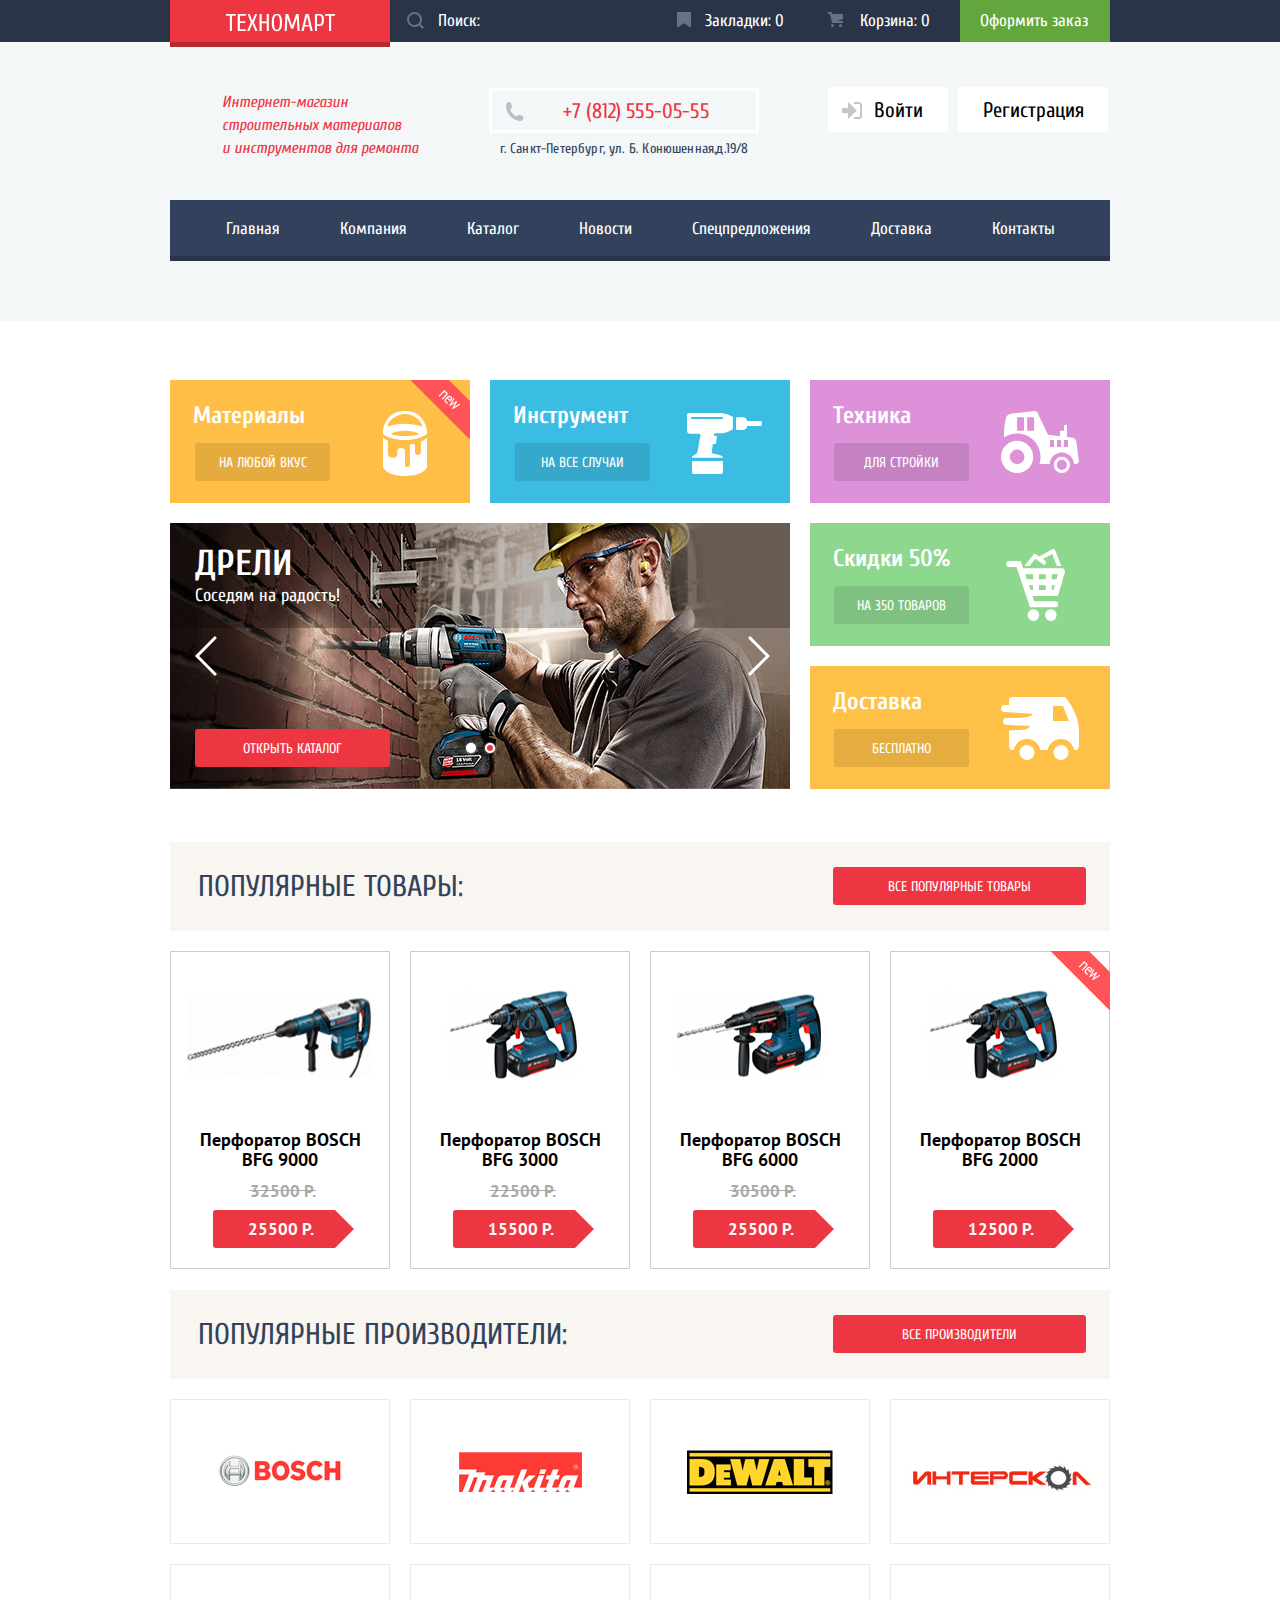
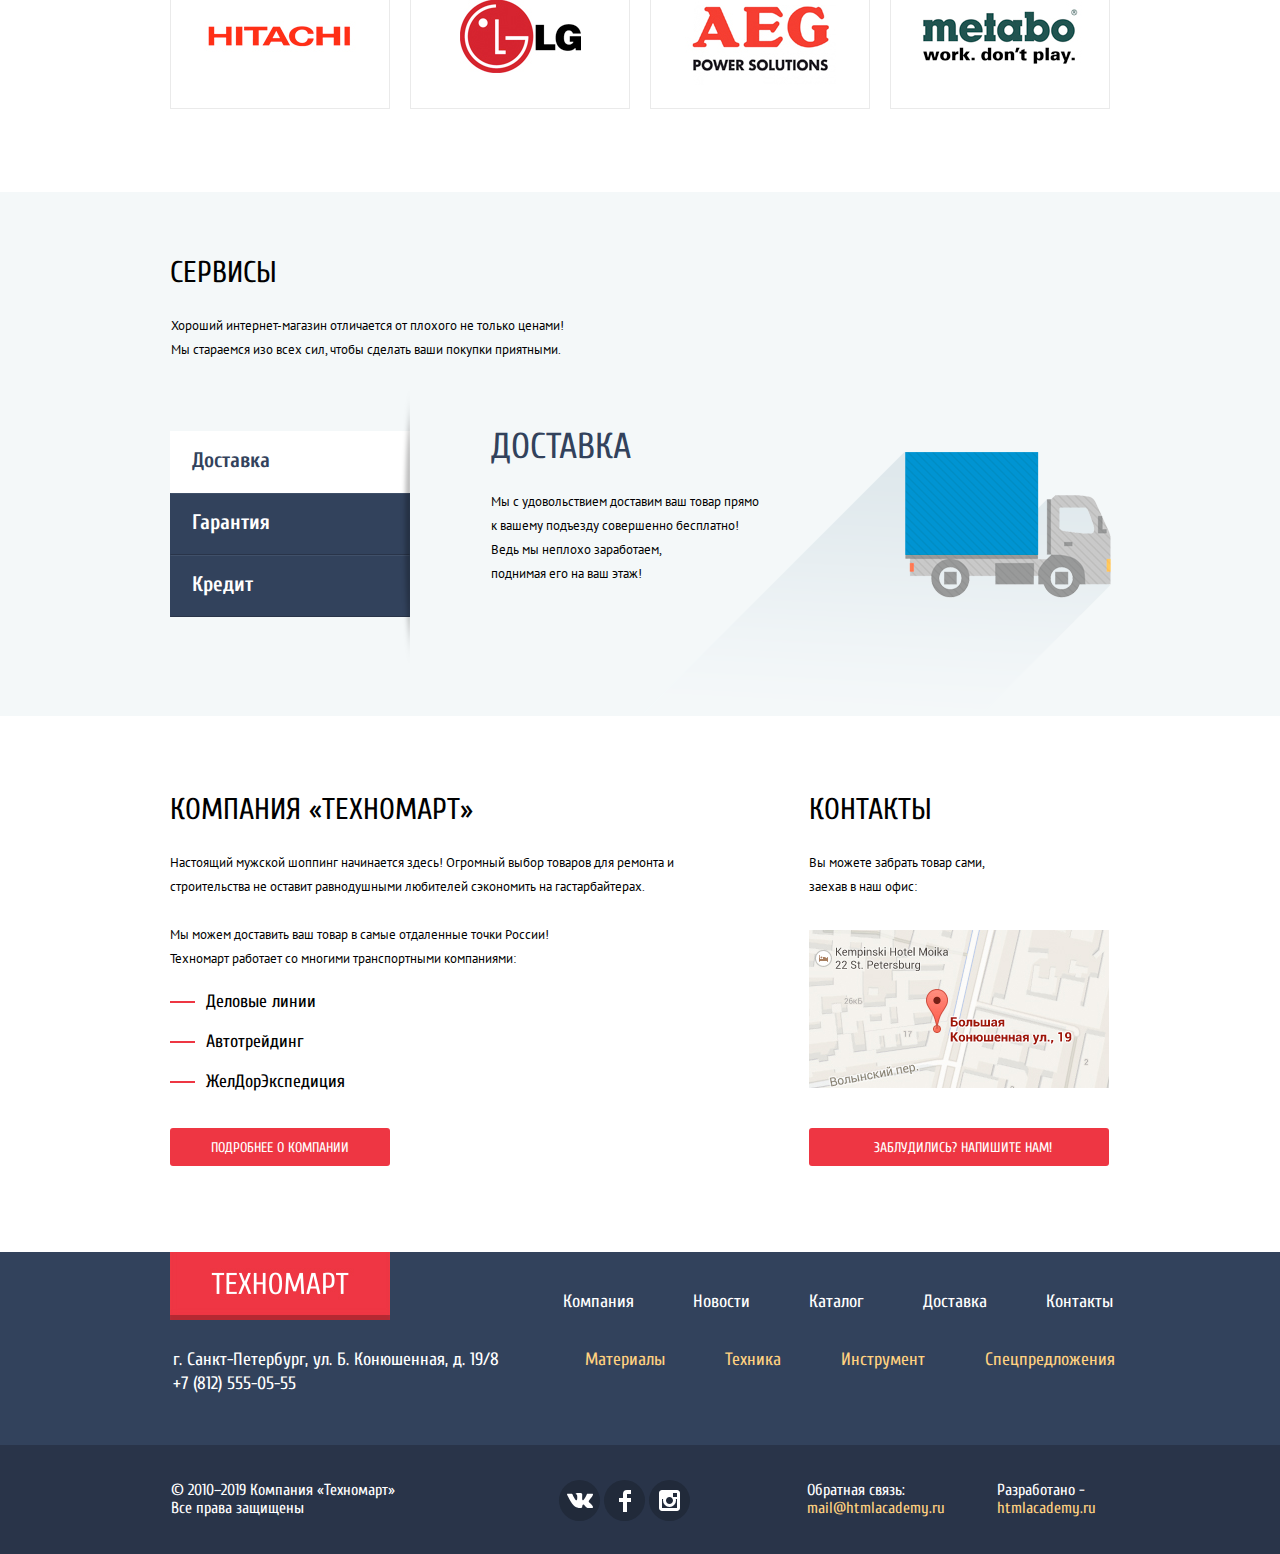
<file: index.html>
<!DOCTYPE html>
<html lang="ru">

<head>
  <meta charset="utf-8">
  <title>HTML Academy: Техномарт</title>
  <link
    href="https://fonts.googleapis.com/css?family=Cuprum:400,400i,700%7CPT+Sans:400,700&display=swap&subset=cyrillic,cyrillic-ext"
    rel="stylesheet" type="text/css">
  <link href="css/normalize.css" type="text/css" rel="stylesheet">
  <link href="css/style.css" type="text/css" rel="stylesheet">
</head>

<body>

  <header class="header">
    <div class="header-strip">
      <section class="header-top">
        <div class="wrapper-logo">
          <img class="wrapper-logo-img" src="img/svg-technomart/logo-technomart.svg" alt="Техномарт" width="109"
            height="19">
        </div>
        <ul class="list">
          <li class="search">
            <form aria-label="Поиск">
              <input type="search" placeholder="Поиск:">
              <svg xmlns="http://www.w3.org/2000/svg" width="17" height="17" viewBox="0 0 17 17">
                <path
                  d="M17 15.586l-3.542-3.542A7.465 7.465 0 0 0 15 7.5 7.5 7.5 0 1 0 7.5 15c1.71 0 3.282-.579 4.544-1.542L15.586 17 17 15.586zM2 7.5C2 4.467 4.467 2 7.5 2 10.532 2 13 4.467 13 7.5c0 3.032-2.468 5.5-5.5 5.5A5.506 5.506 0 0 1 2 7.5z" />
              </svg>
            </form>
          </li>
          <li>
            <a class="header-menu-link" href="#">Закладки: 0</a>
          </li>
          <li>
            <a class="header-menu-link-2" href="#">Корзина: 0</a>
          </li>
          <li>
            <a class="header-menu-order" href="#">Оформить заказ</a>
          </li>
        </ul>
      </section>
    </div>
    <section class="header-center">
      <div class="information">
        <div class="wrapper-shop-description">
          <p>Интернет-магазин<br>
            строительных материалов<br>
            и инструментов для ремонта</p>
        </div>
        <div class="contacts">
          <a class="tel" href="tel:+78125550555">+7 (812) 555-05-55</a>
          <address class="address">г. Санкт-Петербург, ул. Б. Конюшенная,д.19/8</address>
        </div>
        <div class="buttons">
          <a class="button-enter" href="www.adasdad.ru">
            <svg class="button-enter-svg" xmlns="http://www.w3.org/2000/svg" width="20" height="17" viewBox="0 0 20 17">
              <path fill="#c5c5c5" d="M14.875 8.5L6 0v6H0v5h6v6z" />
              <path fill="#c5c5c5"
                d="M16.986 15.01h-5.027V17h5.027c2.178 0 3.004-1.81 3.029-3.026V3.028C19.99 1.811 19.164 0 16.986 0h-5.027v1.99h5.027c.839 0 .992.681 1.01 1.057v10.904c-.017.376-.171 1.059-1.01 1.059z" />
            </svg>
            Войти
          </a>
          <a class="button-a" href="#">Регистрация</a>
        </div>
      </div>
      <nav class="header-menu">
        <ul class="header-menu-list">
          <li><a href="#">Главная</a></li>
          <li><a href="#">Компания</a></li>
          <li><a href="catalog.html">Каталог</a></li>
          <li><a href="#">Новости</a></li>
          <li><a href="#">Спецпредложения</a></li>
          <li><a href="#">Доставка</a></li>
          <li><a href="#">Контакты</a></li>
        </ul>
      </nav>
    </section>
  </header>

  <main>
    <h1 class="visually-hidden">Главная</h1>
    <h2 class="visually-hidden">ПРОМО-БЛОК</h2>
    <section class="promo">
      <div class="promo-list promo-list-left">
        <div class="wrapper-promoblock">
          <h3>Материалы</h3>
          <a class="promo-btn" href="">НА ЛЮБОЙ ВКУС</a>
        </div>
        <div class="wrapper-promoblock">
          <h3>Инструмент</h3>
          <a class="promo-btn" href="">НА ВСЕ СЛУЧАИ</a>
        </div>
        <article class="slider">
          <button class="slider-button slider-button-left" type="button" aria-label="Листать баннер влево"></button>
          <button class="slider-button slider-button-right" type="button" aria-label="Листать баннер вправо"></button>
          <input class="visually-hidden" type="radio" id="btn-1" name="toggle" checked>
          <input class="visually-hidden" type="radio" id="btn-2" name="toggle">
          <div class="slider-controls">
            <label for="btn-1" aria-label="Переключение слайдов"></label>
            <label for="btn-2" aria-label="Переключение слайдов"></label>
          </div>
          <div class="slider-slides">
            <div class="wrapper-img-1">
              <p class="paragraph-1">ДРЕЛИ</p>
              <p class="paragraph-2">Соседям на радость!</p>
            </div>
            <div class="wrapper-img-2">
              <p class="paragraph-1">ПЕРФОРАТОРЫ</p>
              <p class="paragraph-2">Настоящие мужские игрушки</p>
            </div>
          </div>
          <a class="open-catalog" href="catalog.html">ОТКРЫТЬ КАТАЛОГ</a>
        </article>
      </div>
      <div class="promo-list promo-list-right">
        <div class="wrapper-promoblock">
          <h3>Техника</h3>
          <a class="promo-btn" href="">ДЛЯ СТРОЙКИ</a>
        </div>
        <div class="wrapper-promoblock">
          <h3>Скидки 50%</h3>
          <a class="promo-btn" href="">НА 350 ТОВАРОВ</a>
        </div>
        <div class="wrapper-promoblock">
          <h3>Доставка</h3>
          <a class="promo-btn" href="">БЕСПЛАТНО</a>
        </div>
      </div>

    </section>

    <section class="popular">
      <div class="popular-block">
        <h2 class="popular-title">ПОПУЛЯРНЫЕ ТОВАРЫ:</h2>
        <a class="all-popular-card-product-btn" href="">ВСЕ ПОПУЛЯРНЫЕ ТОВАРЫ</a>
      </div>
      <div class="card-products">
        <article class="card-product">
          <div class="flag">новинка</div>
          <div class="actions">
            <a href="buy.html" class="action-btn buy">Купить</a>
            <a href="#" class="action-btn bookmark">В закладки</a>
          </div>
          <div class="image"><img src="img/index/perforator_1.jpg" alt="Перфоратор" width="218" height="168"></div>
          <p class="title">Перфоратор BOSCH
            BFG 9000</p>
          <div class="discount"><del>32500 Р.</del></div>
          <span class="price">25500 Р.</span>
        </article>
        <article class="card-product">
          <div class="flag">новинка</div>
          <div class="actions">
            <a href="buy.html" class="action-btn buy">Купить</a>
            <a href="#" class="action-btn bookmark">В закладки</a>
          </div>
          <div class="image"><img src="img/index/perforator_2.jpg" alt="Перфоратор" width="218" height="168"></div>
          <p class="title">Перфоратор BOSCH
            BFG 3000</p>
          <div class="discount"><del>22500 Р.</del></div>
          <span class="price">15500 Р.</span>
        </article>
        <article class="card-product">
          <div class="flag">новинка</div>
          <div class="actions">
            <a href="buy.html" class="action-btn buy">Купить</a>
            <a href="#" class="action-btn bookmark">В закладки</a>
          </div>
          <div class="image"><img src="img/index/perforator_3.jpg" alt="Перфоратор" width="218" height="168"></div>
          <p class="title">Перфоратор BOSCH
            BFG 6000</p>
          <div class="discount"><del>30500 Р.</del></div>
          <span class="price">25500 Р.</span>
        </article>
        <article class="card-product">
          <div class="flag flag-new">новинка</div>
          <div class="actions">
            <a href="buy.html" class="action-btn buy">Купить</a>
            <a href="#" class="action-btn bookmark">В закладки</a>
          </div>
          <div class="image"><img src="img/index/perforator_4.jpg" alt="Перфоратор" width="218" height="168"></div>
          <p class="title">Перфоратор BOSCH
            BFG 2000</p>
          <div class="discount discount-hidden"><del>30500</del></div>
          <span class="price">12500 Р.</span>
        </article>
      </div>
    </section>

    <section class="popular popular-block-2">
      <div class="popular-block">
        <h2 class="popular-title">Популярные производители:</h2>
        <a class="all-popular-manufacturers-product-btn" href="#">ВСЕ ПРОИЗВОДИТЕЛИ</a>
      </div>
      <div class="popular-manufacturers">
        <a class="popular-manufacturer" href=""><img src="img/index/bosch.jpg" alt="BOSCH" width="126" height="37"></a>
        <a class="popular-manufacturer" href=""><img src="img/index/makita.jpg" alt="MAKITA" width="123"
            height="40"></a>
        <a class="popular-manufacturer" href=""><img src="img/index/dewalt.jpg" alt="DeWalt" width="146"
            height="44"></a>
        <a class="popular-manufacturer" href=""><img src="img/index/interscol.jpg" alt="ИНТЕРСКОЛ" width="200"
            height="88"></a>
        <a class="popular-manufacturer" href=""><img src="img/index/hitachi.jpg" alt="HITACHI" width="169"
            height="31"></a>
        <a class="popular-manufacturer" href=""><img src="img/index/lg.jpg" alt="LG" width="121" height="73"></a>
        <a class="popular-manufacturer" href=""><img src="img/index/aeg.jpg" alt="AEG" width="151" height="96"></a>
        <a class="popular-manufacturer" href=""><img src="img/index/metabo.jpg" alt="metabo" width="204"
            height="69"></a>
      </div>
    </section>

    <div class="service-strip">
      <section class="service">
        <div class="service-description">
          <h2 class="service-title">Сервисы</h2>
          <p class="service-subtitle">Хороший интернет-магазин отличается от плохого не только ценами!
            Мы стараемся изо всех сил, чтобы сделать ваши покупки приятными.
          </p>
        </div>
        <div class="wrapper-service">
          <input type="radio" id="input-slide-1" class="input-service-buttons" name="radio" checked>
          <input type="radio" id="input-slide-2" class="input-service-buttons" name="radio">
          <input type="radio" id="input-slide-3" class="input-service-buttons" name="radio">
          <div class="service-buttons">
            <label for="input-slide-1" class="label-input-service-buttons label-input-button-active"
              tabindex="0">Доставка</label>
            <label for="input-slide-2" class="label-input-service-buttons" tabindex="0">Гарантия</label>
            <label for="input-slide-3" class="label-input-service-buttons" tabindex="0">Кредит</label>
          </div>
          <div class="slider-innerr">
            <div class="label-description label-description-1">
              <h3 class="description-title">ДОСТАВКА</h3>
              <p class="description-subtitle">Мы с удовольствием доставим ваш товар прямо<br>
                к вашему подъезду совершенно бесплатно!
                Ведь мы неплохо заработаем,<br>
                поднимая его на ваш этаж!</p>
            </div>
            <div class="label-description label-description-2">
              <h3 class="description-title">ГАРАНТИЯ</h3>
              <p class="description-subtitle">Если купленный у нас товар поломается или заискрит,<br>
                а также в случае пожара, спровоцированного его возгоранием,
                вы всегда можете быть уверены в нашей гарантии. Мы обменяем
                сгоревший товар на новый.<br>
                Дом уж восстановите как-нибудь сами.</p>
            </div>
            <div class="label-description label-description-3">
              <h3 class="description-title">КРЕДИТ</h3>
              <p class="description-subtitle">Залезть в долговую яму стало проще!<br>
                Кредитные консультанты придут вам на помощь.</p>
              <a class="send-request" href="#" tabindex="-1">ОТПРАВИТЬ ЗАЯВКУ</a>
            </div>
          </div>
        </div>
      </section>
    </div>

    <section class="advantages-contacts">
      <h2 class="visually-hidden">Преимущества</h2>
      <div class="wrapper-for-advantages">
        <h3 class="service-title">КОМПАНИЯ «ТЕХНОМАРТ»</h3>
        <p class="description">Настоящий мужской шоппинг начинается здесь! Огромный выбор товаров для ремонта и
          строительства не оставит равнодушными любителей сэкономить на гастарбайтерах.</p>
        <p class="description-p">Мы можем доставить ваш товар в самые отдаленные точки России!
          Техномарт работает со многими транспортными компаниями:</p>
        <ul class="transport-company-list">
          <li>Деловые линии</li>
          <li>Автотрейдинг</li>
          <li>ЖелДорЭкспедиция</li>
        </ul>
        <a class="advantages-button" href="">Подробнее о компании</a>
      </div>
      <div class="wrapper-for-contacts">
        <h2 class="service-title">КОНТАКТЫ</h2>
        <p class="description description-2">Вы можете забрать товар сами,
          заехав в наш офис:</p>
        <a class="map" href="img/index/map-big.jpg">
          <img src="img/index/map-mini.jpg" alt="Карта" width="300" height="158">
        </a>
        <a class="contacts-button" href="asdasd.html">ЗАБЛУДИЛИСЬ? НАПИШИТЕ НАМ!</a>
      </div>
    </section>
  </main>

  <footer>
    <div class="footer-top-strip">
      <section class="footer-top">
        <h2 class="visually-hidden">Шапка подвала</h2>
        <div class="wrapper-for-logo-and-address">
          <img class="wrapper-for-top-menu-img" src="img/index/technomart-footer.jpg" alt="Логотип" width="220"
            height="68">
          <div class="wrapper-for-address">
            <p>г. Санкт-Петербург, ул. Б. Конюшенная, д. 19/8</p>
            <a href="tel:+78125550555">+7 (812) 555-05-55</a>
          </div>
        </div>
        <div class="wrapper-for-menu">
          <ul class="menu-items">
            <li class="menu-item"><a href="">Компания</a></li>
            <li class="menu-item"><a href="">Новости</a></li>
            <li class="menu-item"><a href="">Каталог</a></li>
            <li class="menu-item"><a href="">Доставка</a></li>
            <li class="menu-item"><a href="">Контакты</a></li>
          </ul>
          <ul class="menu-items-2">
            <li class="menu-item-2"><a href="">Материалы</a></li>
            <li class="menu-item-2"><a href="">Техника</a></li>
            <li class="menu-item-2"><a href="">Инструмент</a></li>
            <li class="menu-item-2"><a href="">Спецпредложения</a></li>
          </ul>
        </div>
      </section>
    </div>

    <div class="footer-bottom-strip">
      <h2 class="visually-hidden">Подвал</h2>
      <section class="footer-bottom">
        <div class="wrapper-company-text">
          <p class="company-text">© 2010–2019 Компания «Техномарт»
            Все права защищены</p>
        </div>
        <div class="wrapper-social">
          <ul class="social">
            <li>
              <a class="social-button" href="#">
                <span class="visually-hidden">Вконтакте</span>
                <svg xmlns="http://www.w3.org/2000/svg" width="26" height="15" viewBox="0 0 26 15">
                  <path fill="#FFF"
                    d="M16.138 11.51c.956-.309 2.18 2.04 3.483 2.939.978.681 1.727.534 1.727.534l3.473-.05s1.815-.112.957-1.554c-.071-.12-.503-1.069-2.585-3.022-2.177-2.043-1.882-1.712.739-5.244 1.597-2.153 2.236-3.468 2.036-4.028-.192-.539-1.365-.399-1.365-.399L20.69.713c-.381.001-.704.119-.851.515-.003.004-.621 1.666-1.445 3.079-1.741 2.989-2.436 3.148-2.724 2.961-.661-.433-.494-1.737-.494-2.664 0-2.897.432-4.105-.846-4.417-.427-.104-.739-.172-1.828-.182-1.392-.021-2.574 0-3.244.329-.445.223-.786.712-.579.74.26.035.843.16 1.155.586.401.552.389 1.789.389 1.789s.229 3.411-.54 3.834c-.528.29-1.25-.302-2.803-3.016-.793-1.388-1.392-2.922-1.392-2.922s-.116-.285-.326-.441c-.25-.185-.6-.244-.6-.244L.848.684S.29.7.085.946c-.182.218-.015.668-.015.668s2.909 6.881 6.203 10.347c3.02 3.182 6.452 2.971 6.452 2.971h1.555s.469-.054.709-.312c.224-.24.214-.691.214-.691s-.031-2.109.935-2.419z" />
                </svg>
              </a>
            </li>
            <li>
              <a class="social-button" href="#">
                <span class="visually-hidden">Фейсбук</span>
                <svg xmlns="http://www.w3.org/2000/svg" width="12" height="22" viewBox="0 0 12 22">
                  <path fill="#FFF" d="M12 4V0H8a4 4 0 0 0-4 4v4H0v4h4v10h4V12h4V8H8V4h4z" /></svg>
              </a>
            </li>
            <li>
              <a class="social-button" href="#">
                <span class="visually-hidden">Инстаграм</span>
                <svg xmlns="http://www.w3.org/2000/svg" width="21" height="21" viewBox="0 0 21 21">
                  <path fill="#FFF"
                    d="M18 0H3C1.35 0 0 1.35 0 3v15c0 1.65 1.35 3 3 3h15c1.65 0 3-1.35 3-3V3c0-1.65-1.35-3-3-3zm-7.5 7c1.93 0 3.5 1.57 3.5 3.5S12.43 14 10.5 14 7 12.43 7 10.5 8.57 7 10.5 7zM18 18H3V9h1.181A6.504 6.504 0 0 0 4 10.5a6.5 6.5 0 1 0 13 0 6.45 6.45 0 0 0-.181-1.5H18v9zm0-11h-4V3h4v4z" />
                </svg>
              </a>
            </li>
          </ul>
        </div>
        <div class="wrapper-feedback">
          <div class="feedback-mail">
            <p>Обратная связь:</p>
            <a href="">mail@htmlacademy.ru</a>
          </div>
          <div class="developed-by">
            <p>Разработано -</p>
            <a href="https://htmlacademy.ru/intensive/htmlcss">htmlacademy.ru</a>
          </div>
        </div>
      </section>
    </div>

  </footer>


  <!--Форма обратной связи-->

  <section class="wrapper-form wrapper-form-active">
    <h2 class="visually-hidden">Напишите нам</h2>
    <form class="user-form" action="https://echo.htmlacademy.ru" method="post">
      <div class="wrapper-login">
        <label for="user-login">Ваше имя:</label>
        <input class="user-name" id="user-login" type="text" name="login" placeholder="Имя Фамилия" autofocus>
      </div>
      <div class="wrapper-email">
        <label for="user-email">Ваш e-mail:</label>
        <input class="user-email" id="user-email" type="email" name="email" placeholder="email@example.com">
      </div>
      <div class="wrapper-text">
        <label for="user-text">Текст письма:</label>
        <textarea class="user-message" id="user-text" name="text" placeholder="В свободной форме"></textarea>
      </div>
      <div class="wrapper-button-send">
        <button class="button-send" type="submit">Отправить</button>
      </div>
      <button class="modal-close" type="button">
        <span class="visually-hidden">Закрыть</span>
      </button>
    </form>
  </section>

  <!-- Карта -->

  <section class="modal-map">
    <h2 class="visually-hidden">Как до нас добраться</h2>
    <p>
      <iframe src="https://yandex.ru/map-widget/v1/-/CBFXQGSKCD" width="940" height="446" allowfullscreen></iframe>
    </p>
    <button class="map-modal-close" type="button">
      <span class="visually-hidden">Закрыть</span>
    </button>
  </section>


  <!--Товар добавлен в корзину-->

  <section class="popup-basket">
    <h2 class="visually-hidden">Ваш товар добавлен в корзину</h2>
    <div class="wrapper-goods-in-basket">
      <p class="goods-in-basket">Товар добавлен в корзину!</p>
    </div>
    <div class="wrapper-basket-buttons">
      <a class="basket-buttons" href="#">Оформить заказ</a>
      <button class="basket-buttons" type="button">Продолжить покупки</button>
    </div>
    <button class="modal-close" type="button">
      <span class="visually-hidden">Закрыть</span>
    </button>
  </section>

  <script src="js/script.js"></script>

</body>

</html>
</file>
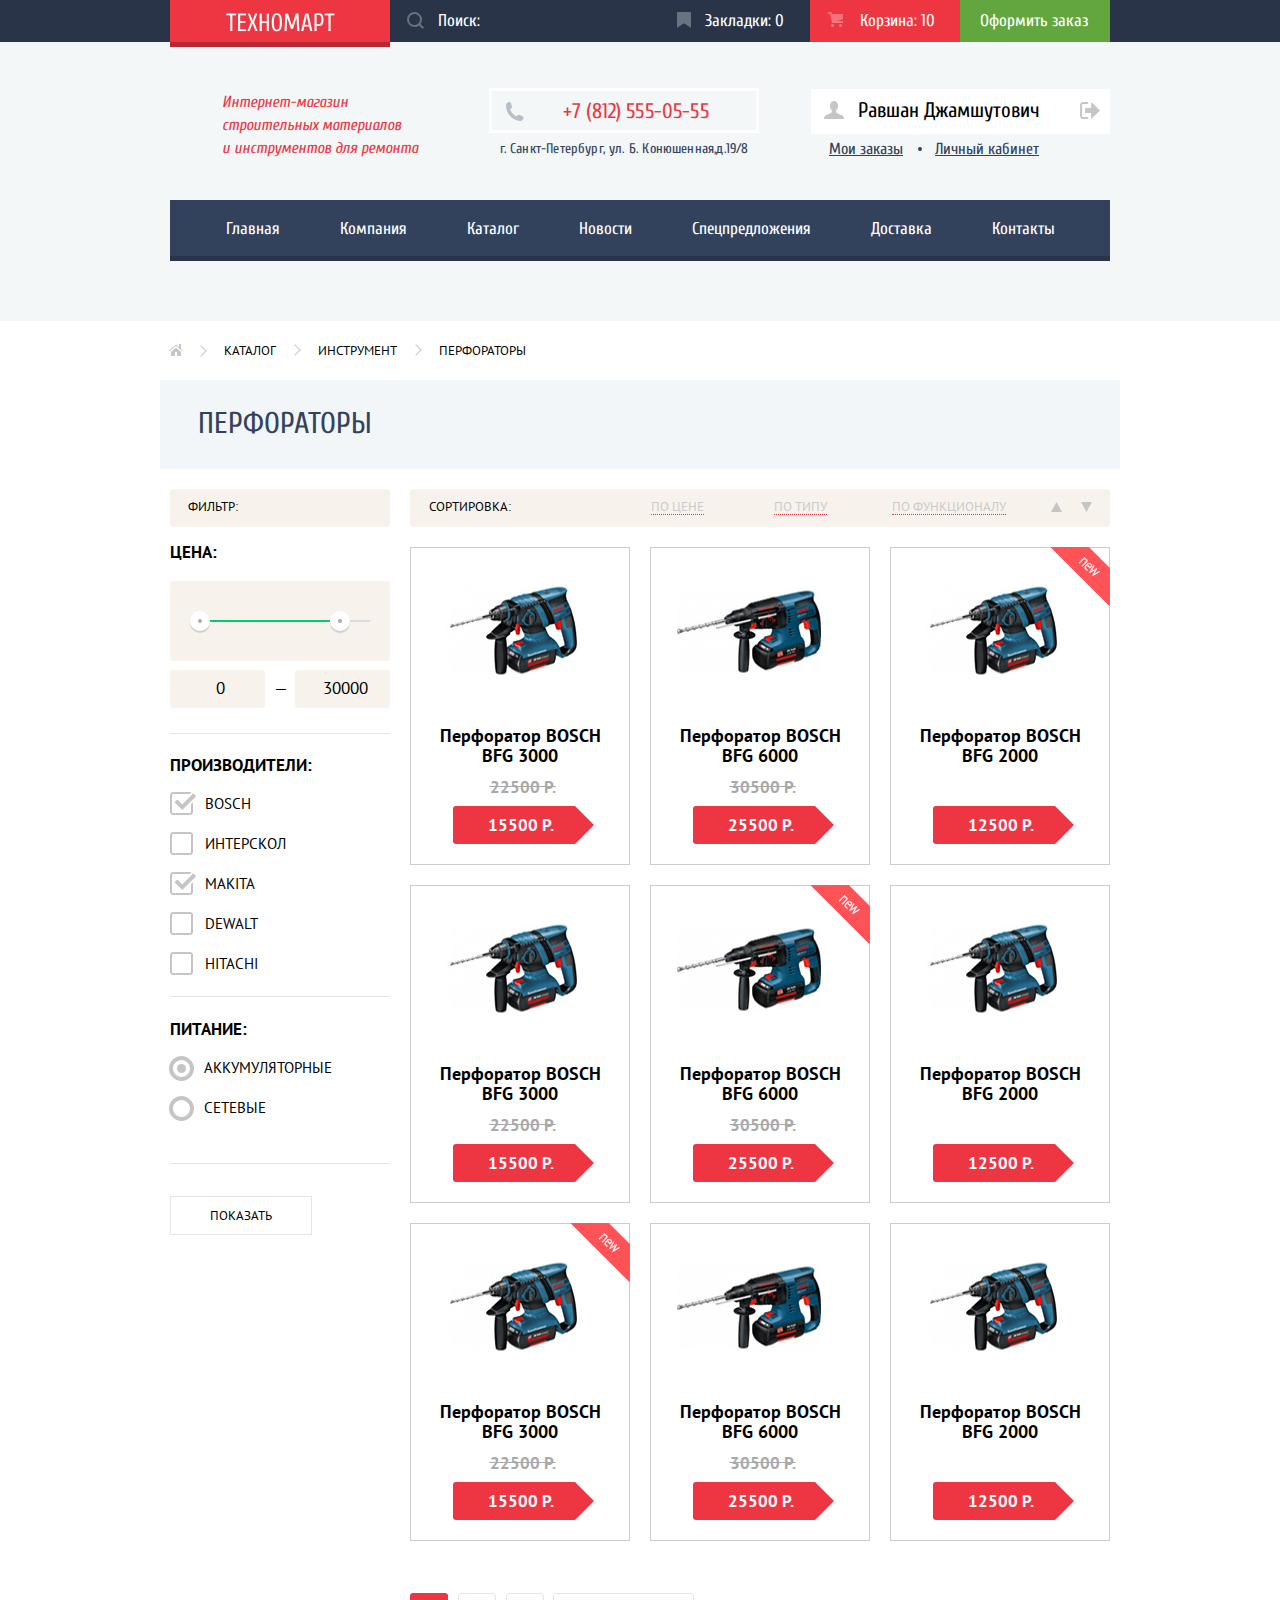
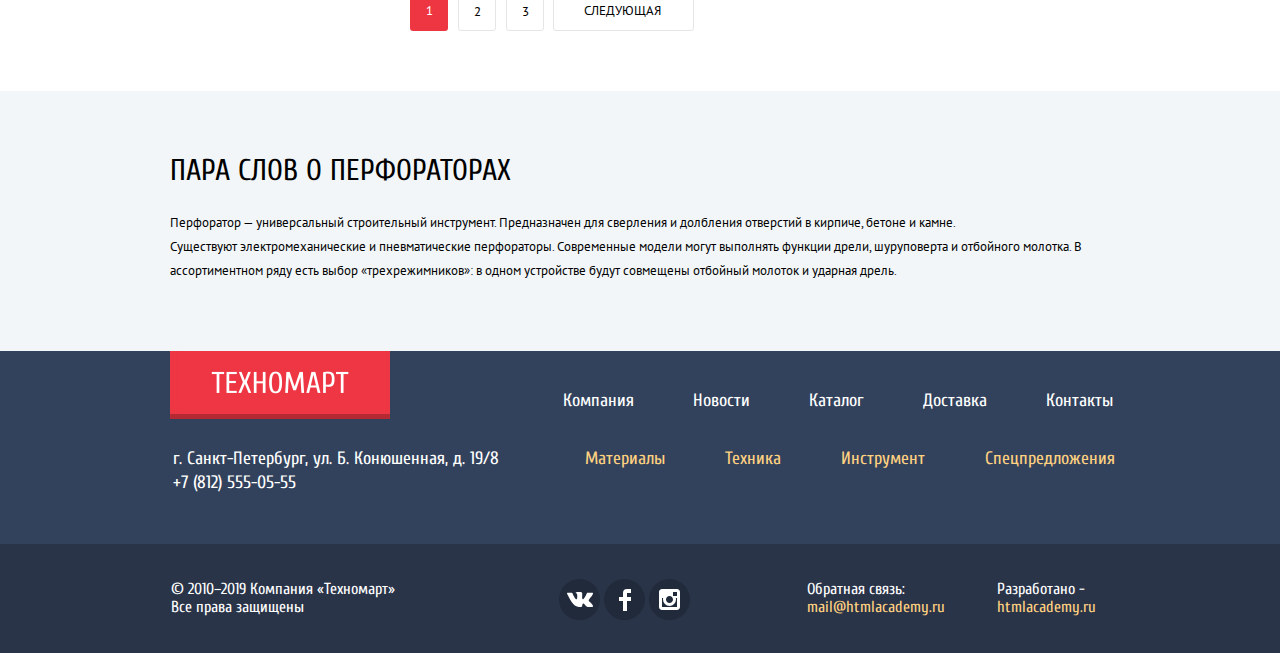
<file: catalog.html>
<!DOCTYPE html>
<html lang="ru">

<head>
  <meta charset="utf-8">
  <title>HTML Academy: Техномарт</title>
  <link
    href="https://fonts.googleapis.com/css?family=Cuprum:400,400i,700%7CPT+Sans:400,700&display=swap&subset=cyrillic,cyrillic-ext"
    rel="stylesheet" type="text/css">
  <link href="css/normalize.css" type="text/css" rel="stylesheet">
  <link href="css/style.css" type="text/css" rel="stylesheet">
</head>

<body>

  <header class="header">
    <div class="header-strip">
      <section class="header-top">
        <a href="index.html">
          <div class="wrapper-logo">
            <img class="wrapper-logo-img" src="img/index/logo.png" alt="Техномарт" width="109" height="19">
          </div>
        </a>
        <ul class="list">
          <li class="search">
            <form>
              <input type="search" placeholder="Поиск:" aria-label="Поиск">
              <svg xmlns="http://www.w3.org/2000/svg" width="17" height="17" viewBox="0 0 17 17">
                <path
                  d="M17 15.586l-3.542-3.542A7.465 7.465 0 0 0 15 7.5 7.5 7.5 0 1 0 7.5 15c1.71 0 3.282-.579 4.544-1.542L15.586 17 17 15.586zM2 7.5C2 4.467 4.467 2 7.5 2 10.532 2 13 4.467 13 7.5c0 3.032-2.468 5.5-5.5 5.5A5.506 5.506 0 0 1 2 7.5z" />
              </svg>
            </form>
          </li>
          <li>
            <a class="header-menu-link" href="#">Закладки: 0</a>
          </li>
          <li>
            <a class="header-menu-link-2 catalog-header-menu-link-2" href="#">Корзина: 10</a>
          </li>
          <li>
            <a class="header-menu-order" href="#">Оформить заказ</a>
          </li>
        </ul>
      </section>
    </div>
    <section class="header-center">
      <div class="information">
        <div class="wrapper-shop-description">
          <p>Интернет-магазин<br>
            строительных материалов<br>
            и инструментов для ремонта</p>
        </div>
        <div class="contacts">
          <a class="tel" href="tel:+78125550555">+7 (812) 555-05-55</a>
          <address class="address">г. Санкт-Петербург, ул. Б. Конюшенная,д.19/8</address>
        </div>
        <div class="catalog-buttons">
          <a class="button-user" href="https://htmlacademy.ru/profile/stanislavtyutrin">
            <svg class="icon-user" xmlns="http://www.w3.org/2000/svg" width="20" height="18" viewBox="0 0 20 18">
              <path fill="#c5c5c5"
                d="M17.881 14.166c-2.144-.735-4.256-1.666-5.207-2.39-.657-.501-.77-1.618-.517-2.415 1.118-.903 1.864-2.477 1.864-4.278C14.021 2.276 12.221 0 10 0S5.979 2.276 5.979 5.083c0 1.801.746 3.374 1.863 4.277.253.798.141 1.915-.517 2.416-.95.724-3.063 1.654-5.207 2.39S0 18 0 18h20s.025-3.099-2.119-3.834z" />
            </svg>
            Равшан Джамшутович
          </a>
          <a class="button-logout"
            href="https://htmlacademy.ru/logout?redirect_url=https://htmlacademy.ru/profile/stanislavtyutrin">
            <svg class="icon-logout" xmlns="http://www.w3.org/2000/svg" width="21" height="17" viewBox="0 0 21 17"
              aria-label="Выход из личного кабинета">
              <g fill="#c5c5c5">
                <path fill="#c5c5c5" d="M21 8.5L12.125 0v6h-6v5h6v6z" />
                <path fill="#c5c5c5"
                  d="M3.106 13.952V3.048c.018-.376.171-1.057 1.01-1.057h5.027V0H4.116C1.938 0 1.112 1.81 1.087 3.027v10.946C1.112 15.189 1.938 17 4.116 17h5.027v-1.99H4.116c-.839 0-.992-.683-1.01-1.058z" />
              </g>
            </svg>
          </a>
          <a class="my-orders" href="#">Мои заказы</a>
          <a class="personal-area" href="#">Личный кабинет</a>
        </div>
      </div>
      <nav class="header-menu">
        <ul class="header-menu-list">
          <li><a href="index.html">Главная</a></li>
          <li><a href="#">Компания</a></li>
          <li><a href="#">Каталог</a></li>
          <li><a href="#">Новости</a></li>
          <li><a href="#">Спецпредложения</a></li>
          <li><a href="#">Доставка</a></li>
          <li><a href="#">Контакты</a></li>
        </ul>
      </nav>
    </section>
  </header>


  <main>
    <h1 class="visually-hidden">Каталог</h1>
    <div class="wrapper-breadcrumbs">
      <ul class="breadcrumbs-list">
        <li class="list-item"><a href="index.html" aria-label="На главную страницу"></a></li>
        <li class="list-item"><a href="#">Каталог</a></li>
        <li class="list-item"><a href="#">Инструмент</a></li>
        <li class="list-item">Перфораторы</li>
      </ul>
    </div>
    <div class="catalog-popular-block">
      <h2 class="catalog-popular-title">Перфораторы</h2>
    </div>

    <div class="wrapper-filter-product-cards">
      <section class="filter">
        <div class="wrapper-title">
          <h2 class="filter-title">ФИЛЬТР:</h2>
        </div>
        <form method="get">
          <fieldset class="filter-item">
            <legend>Цена:</legend>
            <div class="range-filter">
              <div class="range-controls">
                <div class="scale">
                  <div class="bar"></div>
                </div>
                <div class="toggle toggle-min"></div>
                <div class="toggle toggle-max"></div>
              </div>
              <div class="price-controls">
                <label class="min-price">
                  <input type="text" name="min-price" value="0">
                </label>
                <label class="max-price">
                  <input type="text" name="max-price" value="30000">
                </label>
              </div>
            </div>
          </fieldset>
          <fieldset class="manufacturers-filter-item">
            <legend>ПРОИЗВОДИТЕЛИ:</legend>
            <ul class="wrapper-input-label">
              <li class="filter-option">
                <input id="input-1" class="manufacturers-list-input visually-hidden" type="checkbox" name="bosch"
                  checked>
                <label for="input-1">BOSCH</label>
              </li>
              <li class="filter-option">
                <input id="input-2" class="manufacturers-list-input visually-hidden" type="checkbox" name="interscol">
                <label for="input-2">ИНТЕРСКОЛ</label>
              </li>
              <li class="filter-option">
                <input id="input-3" class="manufacturers-list-input visually-hidden" type="checkbox" name="makita"
                  checked>
                <label for="input-3">MAKITA</label>
              </li>
              <li class="filter-option">
                <input id="input-4" class="manufacturers-list-input visually-hidden" type="checkbox" name="dewalt">
                <label for="input-4">DEWALT</label>
              </li>
              <li class="filter-option">
                <input id="input-5" class="manufacturers-list-input visually-hidden" type="checkbox" name="hitachi">
                <label for="input-5">HITACHI</label>
              </li>
            </ul>
          </fieldset>
          <fieldset class="food-filter-item">
            <legend>ПИТАНИЕ:</legend>
            <ul class="food-range-filter">
              <li class="food-filter-option">
                <input id="food-input-1" class="food-list-input visually-hidden" type="radio" name="radio"
                  value="rechargeable" checked>
                <label for="food-input-1">Аккумуляторные</label>
              </li>
              <li class="food-filter-option">
                <input id="food-input-2" class="food-list-input visually-hidden" type="radio" name="radio"
                  value="network">
                <label for="food-input-2">Сетевые</label>
              </li>
            </ul>
          </fieldset>
          <button class="button-show" type="submit">ПОКАЗАТЬ</button>
        </form>
      </section>

      <section class="catalog-cards-product">
        <h2 class="visually-hidden">Карточки товаров</h2>
        <div class="sort-line">
          <h3>СОРТИРОВКА:</h3>
          <div class="wrapper-for-sort-of-sign">
            <a class="sort-of-price" href="#">ПО ЦЕНЕ</a>
            <a class="sort-of-type" href="#">ПО ТИПУ</a>
            <a class="sort-of-functional" href="#">ПО ФУНКЦИОНАЛУ</a>
          </div>
          <div class="wrapper-for-sort-of-rotation">
            <a class="sort-up" href="#" aria-label="Сортировать по возрастанию"></a>
            <a class="sort-down" href="#" aria-label="Сортировать по убыванию"></a>
          </div>
        </div>
        <div class="wrapper-card-product">
          <article class="card-product" tabindex="0">
            <div class="flag">новинка</div>
            <div class="actions">
              <a href="buy.html" class="action-btn buy">Купить</a>
              <a href="#" class="action-btn bookmark">В закладки</a>
            </div>
            <div class="image"><img src="img/index/perforator_2.jpg" alt="Перфоратор" width="218" height="168"></div>
            <p class="title">Перфоратор BOSCH
              BFG 3000</p>
            <div class="discount"><del>22500 Р.</del></div>
            <span class="price">15500 Р.</span>
          </article>
          <article class="card-product" tabindex="0">
            <div class="flag">новинка</div>
            <div class="actions">
              <a href="buy.html" class="action-btn buy">Купить</a>
              <a href="#" class="action-btn bookmark">В закладки</a>
            </div>
            <div class="image"><img src="img/index/perforator_3.jpg" alt="Перфоратор" width="218" height="168"></div>
            <p class="title">Перфоратор BOSCH
              BFG 6000</p>
            <div class="discount"><del>30500 Р.</del></div>
            <span class="price">25500 Р.</span>
          </article>
          <article class="card-product" tabindex="0">
            <div class="flag flag-new">новинка</div>
            <div class="actions">
              <a href="buy.html" class="action-btn buy">Купить</a>
              <a href="#" class="action-btn bookmark">В закладки</a>
            </div>
            <div class="image"><img src="img/index/perforator_4.jpg" alt="Перфоратор" width="218" height="168"></div>
            <p class="title">Перфоратор BOSCH
              BFG 2000</p>
            <div class="discount discount-hidden"><del>30500</del></div>
            <span class="price">12500 Р.</span>
          </article>
          <article class="card-product" tabindex="0">
            <div class="flag">новинка</div>
            <div class="actions">
              <a href="buy.html" class="action-btn buy">Купить</a>
              <a href="#" class="action-btn bookmark">В закладки</a>
            </div>
            <div class="image"><img src="img/index/perforator_2.jpg" alt="Перфоратор" width="218" height="168"></div>
            <p class="title">Перфоратор BOSCH
              BFG 3000</p>
            <div class="discount"><del>22500 Р.</del></div>
            <span class="price">15500 Р.</span>
          </article>
          <article class="card-product" tabindex="0">
            <div class="flag flag-new">новинка</div>
            <div class="actions">
              <a href="buy.html" class="action-btn buy">Купить</a>
              <a href="#" class="action-btn bookmark">В закладки</a>
            </div>
            <div class="image"><img src="img/index/perforator_3.jpg" alt="Перфоратор" width="218" height="168"></div>
            <p class="title">Перфоратор BOSCH
              BFG 6000</p>
            <div class="discount"><del>30500 Р.</del></div>
            <span class="price">25500 Р.</span>
          </article>
          <article class="card-product" tabindex="0">
            <div class="flag">новинка</div>
            <div class="actions">
              <a href="buy.html" class="action-btn buy">Купить</a>
              <a href="#" class="action-btn bookmark">В закладки</a>
            </div>
            <div class="image"><img src="img/index/perforator_4.jpg" alt="Перфоратор" width="218" height="168"></div>
            <p class="title">Перфоратор BOSCH
              BFG 2000</p>
            <div class="discount discount-hidden"><del>30500</del></div>
            <span class="price">12500 Р.</span>
          </article>
          <article class="card-product" tabindex="0">
            <div class="flag flag-new">новинка</div>
            <div class="actions">
              <a href="buy.html" class="action-btn buy">Купить</a>
              <a href="#" class="action-btn bookmark">В закладки</a>
            </div>
            <div class="image"><img src="img/index/perforator_2.jpg" alt="Перфоратор" width="218" height="168"></div>
            <p class="title">Перфоратор BOSCH
              BFG 3000</p>
            <div class="discount"><del>22500 Р.</del></div>
            <span class="price">15500 Р.</span>
          </article>
          <article class="card-product" tabindex="0">
            <div class="flag">новинка</div>
            <div class="actions">
              <a href="buy.html" class="action-btn buy">Купить</a>
              <a href="#" class="action-btn bookmark">В закладки</a>
            </div>
            <div class="image"><img src="img/index/perforator_3.jpg" alt="Перфоратор" width="218" height="168"></div>
            <p class="title">Перфоратор BOSCH
              BFG 6000</p>
            <div class="discount"><del>30500 Р.</del></div>
            <span class="price">25500 Р.</span>
          </article>
          <article class="card-product" tabindex="0">
            <div class="flag">новинка</div>
            <div class="actions">
              <a href="buy.html" class="action-btn buy">Купить</a>
              <a href="#" class="action-btn bookmark">В закладки</a>
            </div>
            <div class="image"><img src="img/index/perforator_4.jpg" alt="Перфоратор" width="218" height="168"></div>
            <p class="title">Перфоратор BOSCH
              BFG 2000</p>
            <span class="discount discount-hidden">30500</span>
            <span class="price">12500 Р.</span>
          </article>
          <h3 class="visually-hidden">Кнопки перелистывания страниц</h3>
          <div class="wrapper-label-input">
            <div class="wrapper-page-label">
              <a href="#" class="page-catalog-label current">1</a>
              <a href="#" class="page-catalog-label">2</a>
              <a href="#" class="page-catalog-label">3</a>
              <a href="#" class="page-catalog-label-next">Следующая</a>
            </div>
          </div>
        </div>
      </section>
    </div>
    <div class="wrapper-perforator-description">
      <section class="perforator-description">
        <h2 class="catalog-popular-title">ПАРА СЛОВ О ПЕРФОРАТОРАХ</h2>
        <p class="catalog-popular-description">Перфоратор — универсальный строительный инструмент. Предназначен для
          сверления и долбления отверстий в кирпиче, бетоне и камне.<br>
          Существуют электромеханические и пневматические перфораторы. Современные модели могут выполнять функции
          дрели,
          шуруповерта и отбойного молотка. В
          ассортиментном ряду есть выбор «трехрежимников»: в одном устройстве будут совмещены отбойный молоток и
          ударная
          дрель.</p>
      </section>
    </div>
  </main>

  <footer>
    <div class="footer-top-strip">
      <h2 class="visually-hidden">Шапка подвала</h2>
      <section class="footer-top">
        <div class="wrapper-for-logo-and-address">
          <a href="index.html">
            <img class="wrapper-for-top-menu-img" src="img/index/technomart-footer.jpg" alt="Логотип" width="220"
              height="68">
          </a>
          <div class="wrapper-for-address">
            <p>г. Санкт-Петербург, ул. Б. Конюшенная, д. 19/8</p>
            <a href="tel:+78125550555">+7 (812) 555-05-55</a>
          </div>
        </div>
        <div class="wrapper-for-menu">
          <ul class="menu-items">
            <li class="menu-item"><a href="">Компания</a></li>
            <li class="menu-item"><a href="">Новости</a></li>
            <li class="menu-item"><a href="">Каталог</a></li>
            <li class="menu-item"><a href="">Доставка</a></li>
            <li class="menu-item"><a href="">Контакты</a></li>
          </ul>
          <ul class="menu-items-2">
            <li class="menu-item-2"><a href="">Материалы</a></li>
            <li class="menu-item-2"><a href="">Техника</a></li>
            <li class="menu-item-2"><a href="">Инструмент</a></li>
            <li class="menu-item-2"><a href="">Спецпредложения</a></li>
          </ul>
        </div>
      </section>
    </div>

    <div class="footer-bottom-strip">
      <h2 class="visually-hidden">Подвал</h2>
      <section class="footer-bottom">
        <div class="wrapper-company-text">
          <p class="company-text">© 2010–2019 Компания «Техномарт»
            Все права защищены</p>
        </div>
        <div class="wrapper-social">
          <ul class="social">
            <li>
              <a class="social-button" href="#">
                <span class="visually-hidden">Вконтакте</span>
                <svg xmlns="http://www.w3.org/2000/svg" width="26" height="15" viewBox="0 0 26 15">
                  <path fill="#FFF"
                    d="M16.138 11.51c.956-.309 2.18 2.04 3.483 2.939.978.681 1.727.534 1.727.534l3.473-.05s1.815-.112.957-1.554c-.071-.12-.503-1.069-2.585-3.022-2.177-2.043-1.882-1.712.739-5.244 1.597-2.153 2.236-3.468 2.036-4.028-.192-.539-1.365-.399-1.365-.399L20.69.713c-.381.001-.704.119-.851.515-.003.004-.621 1.666-1.445 3.079-1.741 2.989-2.436 3.148-2.724 2.961-.661-.433-.494-1.737-.494-2.664 0-2.897.432-4.105-.846-4.417-.427-.104-.739-.172-1.828-.182-1.392-.021-2.574 0-3.244.329-.445.223-.786.712-.579.74.26.035.843.16 1.155.586.401.552.389 1.789.389 1.789s.229 3.411-.54 3.834c-.528.29-1.25-.302-2.803-3.016-.793-1.388-1.392-2.922-1.392-2.922s-.116-.285-.326-.441c-.25-.185-.6-.244-.6-.244L.848.684S.29.7.085.946c-.182.218-.015.668-.015.668s2.909 6.881 6.203 10.347c3.02 3.182 6.452 2.971 6.452 2.971h1.555s.469-.054.709-.312c.224-.24.214-.691.214-.691s-.031-2.109.935-2.419z" />
                </svg>
              </a>
            </li>
            <li>
              <a class="social-button" href="#">
                <span class="visually-hidden">Фейсбук</span>
                <svg xmlns="http://www.w3.org/2000/svg" width="12" height="22" viewBox="0 0 12 22">
                  <path fill="#FFF" d="M12 4V0H8a4 4 0 0 0-4 4v4H0v4h4v10h4V12h4V8H8V4h4z" /></svg>
              </a>
            </li>
            <li>
              <a class="social-button" href="#">
                <span class="visually-hidden">Инстаграм</span>
                <svg xmlns="http://www.w3.org/2000/svg" width="21" height="21" viewBox="0 0 21 21">
                  <path fill="#FFF"
                    d="M18 0H3C1.35 0 0 1.35 0 3v15c0 1.65 1.35 3 3 3h15c1.65 0 3-1.35 3-3V3c0-1.65-1.35-3-3-3zm-7.5 7c1.93 0 3.5 1.57 3.5 3.5S12.43 14 10.5 14 7 12.43 7 10.5 8.57 7 10.5 7zM18 18H3V9h1.181A6.504 6.504 0 0 0 4 10.5a6.5 6.5 0 1 0 13 0 6.45 6.45 0 0 0-.181-1.5H18v9zm0-11h-4V3h4v4z" />
                </svg>
              </a>
            </li>
          </ul>
        </div>
        <div class="wrapper-feedback">
          <div class="feedback-mail">
            <p>Обратная связь:</p>
            <a href="">mail@htmlacademy.ru</a>
          </div>
          <div class="developed-by">
            <p>Разработано -</p>
            <a href="https://htmlacademy.ru/intensive/htmlcss">htmlacademy.ru</a>
          </div>
        </div>
      </section>
    </div>

  </footer>

  <!--Форма обратной связи-->

  <section class="wrapper-form">
    <h2 class="visually-hidden">Напишите нам</h2>
    <form class="user-form" action="https://echo.htmlacademy.ru" method="post">
      <div class="wrapper-login">
        <label for="user-login">Ваше имя:</label>
        <input class="user-name" id="user-login" type="text" name="login" placeholder="Имя Фамилия" autofocus>
      </div>
      <div class="wrapper-email">
        <label for="user-email">Ваш e-mail:</label>
        <input class="user-email" id="user-email" type="email" name="email" placeholder="email@example.com">
      </div>
      <div class="wrapper-text">
        <label for="user-text">Текст письма:</label>
        <textarea class="user-message" id="user-text" name="text" cols="111" rows="6"
          placeholder="В свободной форме"></textarea>
      </div>
      <div class="wrapper-button-send">
        <button class="button-send" type="submit">Отправить</button>
      </div>
      <button class="modal-close" type="button">
        <span class="visually-hidden">Закрыть</span>
      </button>
    </form>
  </section>

  <!-- Карта -->

  <section class="modal-map">
    <h2 class="visually-hidden">Как до нас добраться</h2>
    <p>
      <iframe src="https://yandex.ru/map-widget/v1/-/CBFXQGSKCD" width="940" height="446" allowfullscreen></iframe>
    </p>
    <button class="map-modal-close" type="button">
      <span class="visually-hidden">Закрыть</span>
    </button>
  </section>


  <!--Товар добавлен в корзину-->

  <section class="popup-basket">
    <h2 class="visually-hidden">Ваш товар добавлен в корзину</h2>
    <div class="wrapper-goods-in-basket">
      <p class="goods-in-basket">Товар добавлен в корзину!</p>
    </div>
    <div class="wrapper-basket-buttons">
      <a class="basket-buttons" href="#">Оформить заказ</a>
      <button class="basket-buttons" type="button">Продолжить покупки</button>
    </div>
    <button class="modal-close" type="button">
      <span class="visually-hidden">Закрыть</span>
    </button>
  </section>

  <script src="js/script.js"></script>

</body>

</html>
</file>
<file: css/style.css>
html,body{font-family:"PT Sans","Cuprum",sans-serif;font-size:13px;line-height:24px;font-weight:400;color:#000;width:100%;margin:0;padding:0;background-color:#fff;background-position:top center;background-repeat:no-repeat;-webkit-box-sizing:border-box;box-sizing:border-box}*,::before,::after{-webkit-box-sizing:inherit;box-sizing:inherit}a{text-decoration:none;color:#fff;cursor:pointer}label{cursor:pointer}.visually-hidden{position:absolute;overflow:hidden;width:1px;height:1px;margin:-1px;padding:0;white-space:nowrap;-webkit-clip-path:inset(100%);clip-path:inset(100%);clip:rect(0 0 0 0);border:0}h1,h2,h3,h4,h5,h6,p,ul,li{font-weight:400;list-style:none;margin:0;padding:0}.header{display:-webkit-box;display:-ms-flexbox;display:flex;-webkit-box-orient:vertical;-webkit-box-direction:normal;-ms-flex-direction:column;flex-direction:column;-webkit-box-pack:center;-ms-flex-pack:center;justify-content:center;-webkit-box-align:center;-ms-flex-align:center;align-items:center;min-width:940px;padding:0;background-color:#f3f7f8}.header-strip{min-width:940px;width:100%;background-color:#293449}.header-top{display:-webkit-box;display:-ms-flexbox;display:flex;-webkit-box-orient:horizontal;-webkit-box-direction:normal;-ms-flex-direction:row;flex-direction:row;-webkit-box-pack:start;-ms-flex-pack:start;justify-content:flex-start;-ms-flex-wrap:wrap;flex-wrap:wrap;position:relative;font-family:"Cuprum","Arial" sans-serif;font-weight:400;font-size:17px;line-height:18px;color:#fff;width:960px;max-height:42px;margin:0 auto;padding-right:10px;padding-left:10px}.wrapper-logo{text-align:center;min-width:220px;height:47px;background-color:#ee3643;border-bottom:5px solid #b52933}.wrapper-logo .wrapper-logo-img{width:109px;min-height:19px;margin-top:13px}.wrapper-logo:hover{background-color:#ca2c37;border-bottom-color:#9a212a}.wrapper-logo:active{background-color:#ba2732;border-bottom-color:#8e1e26}.list{display:-webkit-box;display:-ms-flexbox;display:flex;list-style:none;width:720px;max-height:42px;padding-left:0;background-color:#293449}.list .search{display:block;position:relative;font-family:"Cuprum","Arial",sans-serif;font-size:17px;color:#fff;min-width:270px;padding:0}.search input[type="search"]::-webkit-search-cancel-button,.search input[type="search"]::-moz-placeholder,.search input[type="search"]:-moz-placeholder{display:none;opacity:1}.search input{display:block;font-family:"Cuprum","Arial",sans-serif;font-size:17px;color:#fff;width:100%;height:42px;margin:0;padding:0;padding-bottom:1px;padding-left:48px;background-color:#293449;border:none}.search:hover input{background-color:#212a3a}.search input:focus{color:#000;background:#fff;outline:0;border:0}.search input:focus ~ svg{fill:red;opacity:1}.search input:hover{background-color:#212a3a}.search input[type="search"]::-webkit-input-placeholder{color:#fff}.search input[type="search"]::-moz-placeholder{color:#fff}.search svg{position:absolute;top:12px;left:17px;opacity:.3;width:17px;height:17px;fill:#fff}.search:hover svg{opacity:1}.list .header-menu-link,.list .header-menu-link-2,.list .header-menu-order{display:block;position:relative;font-family:"Cuprum","Arial",sans-serif;font-size:17px;color:#fff;padding-top:10px;padding-bottom:12px}.list .header-menu-link{min-width:150px;padding-top:12px;padding-right:22px;padding-left:45px}.list .header-menu-link:hover{background-color:#212a3a}.list .header-menu-link:active{opacity:.6;background-color:#161d29}.list .header-menu-link::before{content:"";position:absolute;opacity:.3;top:12px;left:17px;width:17px;height:17px;background:url(../img/svg-technomart/icon-bookmark.svg) 0 0 no-repeat}.list .header-menu-link:hover::before{opacity:1}.list .header-menu-link:active::before{opacity:.5}.list .header-menu-link-2{min-width:150px;padding-top:12px;padding-right:22px;padding-left:50px}.list .header-menu-link-2:hover{background-color:#212a3a}.list .header-menu-link-2:active{opacity:.6;background-color:#161d29}.list .header-menu-link-2::before{content:"";position:absolute;opacity:.3;top:12px;left:18px;width:17px;height:17px;background:url(../img/svg-technomart/icon-cart.svg);background-position:0 0;background-repeat:no-repeat}.list .header-menu-link-2:hover::before{opacity:1}.list .header-menu-link-2:active::before{opacity:.5}.list .header-menu-order{text-align:center;min-width:150px;margin-right:0;padding-top:12px;padding-right:22px;padding-left:20px;background-color:#63a63e}.list .header-menu-order:hover{opacity:1;color:#fff;background-color:#5fbb2d}.list .header-menu-order:active{opacity:.5;background-color:#518534}.header-center{display:-webkit-box;display:-ms-flexbox;display:flex;-webkit-box-orient:vertical;-webkit-box-direction:normal;-ms-flex-direction:column;flex-direction:column;-webkit-box-align:start;-ms-flex-align:start;align-items:flex-start;min-height:180px;width:960px;margin:0 auto;padding:0;padding-right:10px;padding-left:10px}.information{display:-webkit-box;display:-ms-flexbox;display:flex;-webkit-box-align:start;-ms-flex-align:start;align-items:flex-start;width:940px}.wrapper-shop-description{min-width:197px;margin-top:49px;margin-left:52px}.wrapper-shop-description p{font-family:"Cuprum","Arial",sans-serif;font-weight:400;font-style:italic;font-size:16px;line-height:23px;color:#ee3643;margin:0;padding:0}.contacts{display:block;font-size:0;min-width:270px;margin-top:46px;margin-left:70px}.tel{display:block;position:relative;font-family:"Cuprum","Arial",sans-serif;font-size:21px;font-weight:400;line-height:21px;letter-spacing:.15px;color:#ee3643;width:270px;height:45px;padding-top:10px;padding-bottom:12px;padding-left:71px;border:3px solid #fff}.tel::before{content:"";position:absolute;top:11px;left:13px;width:19px;height:19px;background-image:url(../img/svg-technomart/icon-phone.svg);background-repeat:no-repeat;background-position:0 0}.address{display:block;font-family:"Cuprum","Arial",sans-serif;font-size:14px;font-weight:400;font-style:normal;color:#32425c;letter-spacing:.18px;text-align:center;margin-top:4px;padding:0}.buttons{font-size:0;margin-top:45px;margin-right:0;margin-left:69px;padding:0}.button-enter,.button-a{position:relative;display:inline-block;vertical-align:top;text-align:center;font-family:"Cuprum","Arial",sans-serif;font-size:21px;font-weight:400;font-style:normal;line-height:21px;color:#000;padding-top:13px;background-color:#fff}.button-enter{width:120px;height:45px;margin-right:10px;padding-left:21px}.button-enter-svg{position:absolute;top:15px;left:14px;width:20px;height:17px}.button-enter:hover path{fill:#32425c}.buttons .button-a{width:150px;height:45px;margin:0;padding-top:13px;padding-left:1px}.button-a:hover,.button-enter:hover{color:#ee3643}.button-a:active,.button-enter:active{color:#cacaca;opacity:.3}.header-menu{min-height:55px;margin:0 auto;margin-top:39px;margin-bottom:60px}.header-menu-list{display:-webkit-box;display:-ms-flexbox;display:flex;-ms-flex-wrap:wrap;flex-wrap:wrap;-webkit-box-pack:start;-ms-flex-pack:start;justify-content:center;-webkit-box-align:center;-ms-flex-align:center;align-items:center;font-family:"Cuprum","Arial",sans-serif;font-size:17px;line-height:17px;font-style:normal;list-style:none;width:940px;margin:0;margin:0 auto;padding:0;background-color:#32425c;border-bottom:5px solid #293449}.header-menu-list a{display:block;padding:20px 30px 19px}.header-menu-list a:hover{background-color:#293449}.header-menu-list a:active{opacity:.5}.promo{display:-webkit-box;display:-ms-flexbox;display:flex;-webkit-box-orient:horizontal;-webkit-box-direction:normal;-ms-flex-direction:row;flex-direction:row;max-width:960px;min-height:410px;margin:0 auto;padding:0;padding-top:59px;padding-right:10px;padding-bottom:53px;padding-left:10px}.promo-list .wrapper-promoblock{display:block;position:relative;width:300px;min-height:123px;padding-bottom:10px}.promo .wrapper-promoblock::before{content:"";position:absolute}.promo h3{font-family:"Cuprum","Arial",sans-serif;font-size:24px;font-weight:700;line-height:30px;color:#fff;margin-top:21px;margin-left:23px;padding-right:50px}.promo-btn{display:block;position:relative;text-align:center;font-family:"Cuprum","Arial",sans-serif;font-size:14px;line-height:18px;color:#fff;text-transform:uppercase;max-width:135px;min-height:38px;margin-top:12px;margin-left:25px;padding-top:11px;padding-bottom:7px;background-color:rgba(0,0,0,0.1);border-radius:3px}.promo-btn:hover{background-color:rgba(0,0,0,0.2)}.promo-btn:active{background-color:rgba(0,0,0,0.3)}.promo-list-right .promo-btn{margin-left:24px}.promo-list-left{display:-webkit-box;display:-ms-flexbox;display:flex;-webkit-box-orient:horizontal;-webkit-box-direction:normal;-ms-flex-direction:row;flex-direction:row;-ms-flex-wrap:wrap;flex-wrap:wrap;-webkit-box-pack:start;-ms-flex-pack:start;justify-content:flex-start;-ms-flex-line-pack:start;align-content:flex-start;list-style:none;margin:0;padding:0;max-width:620px}.promo-list-left .wrapper-promoblock:nth-child(1){background:url(../img/index/new.png) 100% 0 no-repeat;background-color:#ffbf47}.promo-list-left .wrapper-promoblock:nth-child(1)::before{top:31px;left:213px;width:44px;height:65px;background:url(../img/svg-technomart/icon-1.svg) 0 0 no-repeat}.promo-list-left .wrapper-promoblock:nth-child(2){margin-left:20px;background-color:#3bbce3}.promo-list-left .wrapper-promoblock:nth-child(2)::before{top:33px;left:197px;width:75px;height:61px;background:url(../img/svg-technomart/icon-2.svg) 87% 51% no-repeat}.promo-list-right{display:-webkit-box;display:-ms-flexbox;display:flex;-webkit-box-orient:vertical;-webkit-box-direction:normal;-ms-flex-direction:column;flex-direction:column;max-width:300px;margin-left:20px}.promo-list-right .wrapper-promoblock{margin-top:20px}.promo-list-right .wrapper-promoblock:nth-child(1){margin-top:0;background-color:#dc91d8}.promo-list-right .wrapper-promoblock:nth-child(1)::before{top:31px;left:191px;width:78px;height:62px;background:url(../img/svg-technomart/icon-3.svg) 0 0 no-repeat}.promo-list-right .wrapper-promoblock:nth-child(2){background-color:#8ed78f}.promo-list-right .wrapper-promoblock:nth-child(2)::before{top:26px;left:196px;width:59px;height:72px;background:url(../img/svg-technomart/icon-4.svg) 0 0 no-repeat}.promo-list-right .wrapper-promoblock:nth-child(3){background-color:#ffc047}.promo-list-right .wrapper-promoblock:nth-child(3)::before{top:31px;left:191px;width:78px;height:63px;background:url(../img/svg-technomart/icon-5.svg) 0 0 no-repeat}.slider{position:relative;width:620px;height:266px;margin:0;margin-top:20px;padding:0}.slider-button{position:absolute;z-index:2;width:22px;height:40px;margin-top:-20px;outline:0;border:0}.slider-button-left{top:50%;left:25px;background-image:url(../img/svg-technomart/icon-left.svg);background-repeat:no-repeat;background-position:0 0;background-color:transparent}.slider-button-right{top:50%;right:20px;background-image:url(../img/svg-technomart/icon-right.svg);background-repeat:no-repeat;background-position:0 0;background-color:transparent}.slider-controls{position:absolute;bottom:4px;left:50%;text-align:center;z-index:1;margin-left:-17px;margin-bottom:18px}.slider-controls label{display:inline-block;vertical-align:top;cursor:pointer;width:10px;height:10px;margin:0 3px;background-color:#ee3643;border:2px solid #fff;border-radius:50%;-webkit-box-shadow:0 0 2px rgba(255,255,255,1);box-shadow:0 0 2px rgba(255,255,255,1)}.wrapper-img-1{position:relative;width:620px;height:266px;background-image:url(../img/index/men_with_perforator.jpg);background-repeat:no-repeat;background-position:0 0;background-color:#765146}.wrapper-img-2{position:relative;width:620px;height:266px;background-image:url(../img/index/men_with_perforator_2.jpg);background-repeat:no-repeat;background-position:0 0;background-color:#a09a99}.paragraph-1{display:block;position:absolute;top:23px;left:25px;font-family:"Cuprum","Arial",sans-serif;font-size:36px;font-weight:700;line-height:36px;color:#fff}.paragraph-2{display:block;position:absolute;top:61px;left:25px;font-family:"Cuprum","Arial",sans-serif;font-size:18px;font-weight:400;line-height:24px;color:#fff}#btn-1:checked ~ .slider-controls label[for="btn-1"],#btn-2:checked ~ .slider-controls label[for="btn-2"]{background-color:#fff}#btn-1:checked ~ .slider-slides .wrapper-img-2{display:none}#btn-2:checked ~ .slider-slides .wrapper-img-1{display:none}.open-catalog{position:absolute;bottom:22px;left:25px;font-family:"Cuprum","Arial",sans-serif;font-size:14px;font-weight:400;line-height:18px;text-align:center;width:195px;min-height:38px;background-color:#ee3643;border-radius:3px;padding:11px 10px 8px}.open-catalog:hover{background-color:#ca2c37}.open-catalog:active{background-color:#ba2732}.popular{max-width:960px;min-height:427px;margin:0 auto;margin-bottom:20px;padding-right:10px;padding-left:10px}.popular-block{display:-webkit-box;display:-ms-flexbox;display:flex;-webkit-box-pack:justify;-ms-flex-pack:justify;justify-content:space-between;-webkit-box-align:center;-ms-flex-align:center;align-items:center;width:940px;background-color:#f9f5f0}.popular-block .popular-title{font-family:"Cuprum","Arial",sans-serif;font-size:30px;line-height:30px;font-weight:400;color:#32425c;text-transform:uppercase;margin-left:28px;padding-top:30px;padding-bottom:29px}.popular-block .all-popular-card-product-btn,.popular-block .all-popular-manufacturers-product-btn{display:block;font-family:"Cuprum","Arial",sans-serif;font-size:14px;line-height:18px;font-weight:400;color:#fff;text-transform:uppercase;text-align:center;width:253px;min-height:38px;margin-right:24px;margin-bottom:2px;padding-top:11px;background-color:#ee3643;border-radius:3px}.all-popular-card-product-btn:hover{background-color:#ca2c37}.all-popular-card-product-btn:active{background-color:#ba2732}.card-products{font-size:0;width:940px;min-height:318px;margin:0 auto}.card-product{position:relative;display:inline-block;vertical-align:top;font-size:18px;font-family:"PT Sans","Arial",sans-serif;font-weight:700;line-height:20px;text-align:center;width:220px;margin-top:20px;margin-right:20px;border:1px solid #ccc}.card-product:nth-child(4n){margin-right:0}.card-product:hover,.card-product:focus{-webkit-box-shadow:0 10px 25px 0 rgba(41,52,73,0.5);box-shadow:0 10px 25px 0 rgba(41,52,73,0.5)}.card-product .flag{position:absolute;top:-1px;right:-1px;text-indent:1000px;overflow:hidden;width:60px;height:60px}.card-product .flag-new{z-index:1;background:url(../img/index/new.png);background-repeat:no-repeat;background-position:0 0}.card-product .actions{position:absolute;display:none;top:0;left:0;width:218px;height:130px;padding:40px 0;background-color:rgba(255,255,255,1)}.card-product:hover .actions,.card-product:focus .actions{display:block}.action-btn{position:relative;display:block;color:#fff;font-size:14px;font-weight:400;font-family:"Cuprum","Arial",sans-serif;line-height:18px;text-transform:uppercase;width:135px;margin:0 auto;margin-bottom:7px;padding:7px 0;border:3px solid #63a63e;border-radius:3px}.actions .buy{margin-top:5px;background-color:#63a63e;border-bottom-color:#367315}.actions .buy:hover,.actions .buy:focus{background-color:#5fbb2d;border:3px solid #5fbb2d;border-bottom-color:#367315}.actions .buy:active{background-color:#518534;border:3px solid #518534}.actions .buy::before{position:absolute;content:"";opacity:.3;top:7px;left:10px;width:15px;height:15px;background:url(../img/svg-technomart/icon-cart.svg);background-position:0 0;background-repeat:no-repeat}.actions .buy:hover::before,.actions .buy:focus::before{opacity:1}.actions .buy:active::before{opacity:1}.actions .bookmark{color:#32425c;background:#fff;border-bottom-color:#63a63e}.actions .bookmark:hover,.actions .bookmark:focus{border-color:#32425c}.actions .bookmark:active{color:#d6d8dc;border-color:#c1c6ce}.card-product .image{top:0;left:0;width:218px;height:168px}.card-product .title{font-family:"PT Sans","Arial",sans-serif;font-weight:700;font-size:18px;line-height:20px;min-height:40px;margin-top:10px;margin-bottom:10px;padding:0 25px}.card-product .discount{font-size:17px;line-height:18px;color:#a9a9a9;text-decoration:line-through;min-height:20px;margin-top:10px;margin-bottom:10px;padding-top:2px;padding-left:5px}.discount-hidden{visibility:hidden}.card-product .price{display:block;position:relative;font-size:17px;line-height:18px;color:#fff;width:135px;margin:10px auto;margin-bottom:20px;margin-left:42px;padding:10px 30px;background-color:#ee3643;border-radius:3px}.card-product .price::after{content:"";position:absolute;top:0;right:-25px;width:0;height:0;border:19px solid #fff;border-left-color:#ee3643}.popular-block-2{min-height:419px;margin-top:21px;margin-bottom:83px}.all-popular-manufacturers-product-btn{padding-top:10px}.all-popular-manufacturers-product-btn:hover{background-color:#ca2c37}.all-popular-manufacturers-product-btn:active{background-color:#ba2732}.popular-manufacturers{display:-webkit-box;display:-ms-flexbox;display:flex;-webkit-box-orient:horizontal;-webkit-box-direction:normal;-ms-flex-direction:row;flex-direction:row;-webkit-box-pack:center;-ms-flex-pack:center;justify-content:center;-webkit-box-align:center;-ms-flex-align:center;align-items:center;-ms-flex-wrap:wrap;flex-wrap:wrap;min-width:940px}.popular-manufacturer{display:-webkit-box;display:-ms-flexbox;display:flex;font-display:row;-webkit-box-pack:center;-ms-flex-pack:center;justify-content:center;-webkit-box-align:center;-ms-flex-align:center;align-items:center;-ms-flex-wrap:wrap;flex-wrap:wrap;width:220px;height:145px;margin-top:20px;margin-right:20px;border:1px solid #eaeaea}.popular-manufacturer:hover{-webkit-box-shadow:0 10px 25px 0 rgba(41,52,73,0.5);box-shadow:0 10px 25px 0 rgba(41,52,73,0.5)}.popular-manufacturer:active{opacity:.3;-webkit-box-shadow:0 4px 10px 0 rgba(41,52,73,0.5);box-shadow:0 4px 10px 0 rgba(41,52,73,0.5)}.popular-manufacturers a:nth-child(4n){margin-right:0}.service-strip{width:100%;min-width:960px;background-color:#f4f8f9}.service{width:960px;margin:0 auto;padding-right:10px;padding-left:10px;padding-bottom:3px;border-top:1px solid transparent}.service-description{margin-top:65px}.service-title{font-family:"Cuprum","Arial",sans-serif;font-size:30px;color:#000;font-weight:400;line-height:30px;text-transform:uppercase;margin:0}.service-subtitle{line-height:24px;width:400px;margin:0;padding-top:26px;padding-left:1px}.wrapper-service{display:flex;-webkit-box-orient:horizontal;-webkit-box-direction:normal;-ms-flex-direction:row;flex-direction:row;display:-webkit-box;display:-ms-flexbox;-webkit-box-pack:justify;-ms-flex-pack:justify;justify-content:space-between;margin-top:61px}.input-service-buttons{display:none}.service-buttons{display:-webkit-box;display:-ms-flexbox;display:flex;-webkit-box-orient:vertical;-webkit-box-direction:normal;-ms-flex-direction:column;flex-direction:column;position:relative;width:240px;margin-top:8px}.service-buttons::after{display:block;content:"";position:absolute;top:-40px;right:0;width:10px;height:280px;background-image:url(../img/index/line.png);background-repeat:no-repeat;background-position:0 0}.label-input-service-buttons{text-align:left;color:#fff;font-family:"Cuprum","Arial",sans-serif;font-size:21px;font-weight:700;line-height:30px;cursor:pointer;width:240px;height:62px;margin:0;padding:13px;padding-bottom:6px;padding-left:21px;background-color:#32425c;border:0;border:1px solid #32425c;border-top-color:#405069;border-bottom-color:#293449;outline:0}.label-input-service-buttons:hover,.label-input-service-buttons:focus{background-color:#293449}.slider-innerr{width:620px;margin-left:81px}.label-description{width:620px;min-height:290px;padding-top:2px;padding-right:250px}.label-description-1{padding-right:345px;background:url(../img/index/car.png) 100% 100% no-repeat}.label-description-2{background:url(../img/index/guarantee.png) 100% 100% no-repeat}.label-description-3{background:url(../img/index/credit.png) 100% 100% no-repeat}.send-request{display:block;font-family:"Cuprum","Arial",sans-serif;font-weight:400;font-size:14px;line-height:18px;text-align:center;max-width:195px;min-height:38px;margin-top:31px;background-color:#ee3643;border-radius:3px;padding:11px 35px 8px}.send-request:hover{background-color:#ca2c37}.send-request:active{background-color:#ba2732}.label-description .description-title{display:block;font-family:"Cuprum","Arial",sans-serif;font-size:36px;font-weight:400;line-height:36px;color:#32425c;margin:0;margin-top:4px;margin-bottom:25px}.label-description .description-subtitle{font-family:"PT Sans","Arial",sans-serif;font-weight:400;font-size:13px;line-height:24px;margin:0;margin-top:25px}#input-slide-1:checked ~ .slider-innerr .label-description-2,#input-slide-1:checked ~ .slider-innerr .label-description-3{display:none}#input-slide-2:checked ~ .slider-innerr .label-description-1,#input-slide-2:checked ~ .slider-innerr .label-description-3{display:none}#input-slide-3:checked ~ .slider-innerr .label-description-1,#input-slide-3:checked ~ .slider-innerr .label-description-2{display:none}#input-slide-1:checked ~ .service-buttons label[for="input-slide-1"],#input-slide-2:checked ~ .service-buttons label[for="input-slide-2"],#input-slide-3:checked ~ .service-buttons label[for="input-slide-3"]{color:#32425c;background-color:#fff;border-color:#fff}#input-slide-1:checked ~ .slider-innerr .wrapper-button-description .label-description-1{-webkit-transform:translate(0);-ms-transform:translate(0);transform:translate(0)}#input-slide-2:checked ~ .slider-innerr .wrapper-button-description{-webkit-transform:translate(-620px);-ms-transform:translate(-620px);transform:translate(-620px)}#input-slide-3:checked ~ .slider-innerr .wrapper-button-description{-webkit-transform:translate(-1240px);-ms-transform:translate(-1240px);transform:translate(-1240px)}.advantages-contacts{display:-webkit-box;display:-ms-flexbox;display:flex;-webkit-box-orient:horizontal;-webkit-box-direction:normal;-ms-flex-direction:row;flex-direction:row;-webkit-box-pack:center;-ms-flex-pack:center;justify-content:center;min-width:960px;min-height:450px;margin:0 auto;padding:79px 10px 86px}.wrapper-for-advantages{font-family:"PT Sans","Arial",sans-serif;font-size:13px;font-weight:400;line-height:24px;font-size:13px;width:520px}.description{margin-top:26px}.description-p{margin-top:24px;margin-right:130px}.transport-company-list{font-family:"Cuprum","Arial",sans-serif;font-size:18px;font-weight:400;line-height:20px;list-style:none;margin:0;margin-top:1px;margin-left:35px;padding:0;padding-top:0;padding-left:1px}.transport-company-list li{position:relative;padding-top:20px}.transport-company-list li::before{content:"";position:absolute;top:29px;left:-36px;width:25px;height:2px;background-color:#ee3643}.advantages-button{display:block;text-align:center;font-family:"Cuprum","Arial",sans-serif;font-size:14px;line-height:18px;text-transform:uppercase;color:#fff;width:220px;height:38px;margin-top:36px;padding-top:11px;background-color:#ee3643;border-radius:3px}.advantages-button:hover{background-color:#ca2c37}.wrapper-for-contacts{font-size:13px;width:302px;margin:0;margin-left:118px;padding-left:1px}.description-2{padding-right:120px}.map{display:block;width:300px;height:158px;margin-top:31px}.advantages-button:active,.contacts-button:active{background-color:#ba2732}.contacts-button{display:block;text-align:center;font-family:"Cuprum","Arial",sans-serif;font-size:14px;font-weight:400;line-height:18px;text-transform:uppercase;color:#fff;width:300px;height:38px;margin-top:40px;padding-top:11px;padding-left:7px;background-color:#ee3643;border-radius:3px}.contacts-button:hover{background-color:#ca2c37}.contacts-button:active{background-color:#ba2732}.footer-top-strip{width:100%;min-width:960px;background-color:#32425c}.footer-top{display:-webkit-box;display:-ms-flexbox;display:flex;-webkit-box-orient:horizontal;-webkit-box-direction:normal;-ms-flex-direction:row;flex-direction:row;-webkit-box-pack:justify;-ms-flex-pack:justify;justify-content:space-between;-webkit-box-align:start;-ms-flex-align:start;align-items:flex-start;min-height:193px;max-width:960px;margin:0 auto;padding-right:10px;padding-left:10px}.wrapper-for-logo-and-address{max-width:330px}.wrapper-for-top-menu-img{width:220px;height:68px}.wrapper-for-address{font-family:"Cuprum","Arial",sans-serif;font-size:18px;line-height:24px;color:#fff;min-width:330px;margin-top:20px;padding-left:3px}.wrapper-for-menu{width:550px;margin-left:63px;padding-bottom:59px}.menu-items{display:-webkit-box;display:-ms-flexbox;display:flex;-webkit-box-orient:horizontal;-webkit-box-direction:normal;-ms-flex-direction:row;flex-direction:row;-webkit-box-pack:start;-ms-flex-pack:start;justify-content:flex-start;-webkit-box-align:start;-ms-flex-align:start;align-items:flex-start;-ms-flex-wrap:wrap;flex-wrap:wrap;width:550px;margin-top:38px;padding:0}.menu-item{font-family:"Cuprum","Arial",sans-serif;font-weight:400;font-size:18px;line-height:24px;margin-left:59px}.menu-items li:nth-child(1){margin-left:0}.menu-item a:hover{border-bottom:1px solid #fff}.menu-item a:active{opacity:.5;border:none}.menu-items-2{display:-webkit-box;display:-ms-flexbox;display:flex;-webkit-box-orient:horizontal;-webkit-box-direction:normal;-ms-flex-direction:row;flex-direction:row;-webkit-box-pack:start;-ms-flex-pack:start;justify-content:flex-start;-webkit-box-align:start;-ms-flex-align:start;align-items:flex-start;-ms-flex-wrap:wrap;flex-wrap:wrap;width:550px;margin-top:34px;margin-left:22px;padding:0}.menu-item-2{font-family:"Cuprum","Arial",sans-serif;font-weight:400;font-size:18px;line-height:24px;margin-left:60px}.menu-items-2 li:nth-child(1){margin-left:0}.menu-item-2 a{color:#ffd180}.menu-item-2:hover a{border-bottom:1px solid #ffd180}.menu-item-2:active a{opacity:.5;border:none}.footer-bottom-strip{width:100%;min-width:960px;background-color:#293449}.footer-bottom{display:-webkit-box;display:-ms-flexbox;display:flex;-webkit-box-orient:horizontal;-webkit-box-direction:normal;-ms-flex-direction:row;flex-direction:row;-webkit-box-pack:justify;-ms-flex-pack:justify;justify-content:space-between;-webkit-box-align:start;-ms-flex-align:start;align-items:flex-start;font-family:"Cuprum","Arial",sans-serif;font-size:16px;line-height:18px;color:#fff;white-space:nowrap;max-width:960px;margin:0 auto;padding-right:10px;padding-left:10px}.wrapper-company-text{display:inline-block;vertical-align:top;white-space:normal;max-width:250px;margin-top:36px;margin-bottom:37px;margin-left:1px}.company-text{line-height:18px;padding-right:20px}.wrapper-social{margin-top:35px;margin-left:25px}.social{display:-webkit-box;display:-ms-flexbox;display:flex;-webkit-box-orient:horizontal;-webkit-box-direction:normal;-ms-flex-direction:row;flex-direction:row;-ms-flex-wrap:wrap;flex-wrap:wrap;-webkit-box-pack:justify;-ms-flex-pack:justify;justify-content:center;min-width:135px;padding:0}.social-button{display:-webkit-box;display:-ms-flexbox;display:flex;-webkit-box-pack:center;-ms-flex-pack:center;justify-content:center;-webkit-box-align:center;-ms-flex-align:center;align-items:center;width:41px;height:41px;margin-right:4px;background-color:#212a3a;border-radius:50%}.social li:last-child{margin-right:0}.social-button:hover,.social-button:focus{background-color:#ee3643}.wrapper-feedback{line-height:18px;margin-top:36px;margin-right:14px}.feedback-mail{display:inline-block;vertical-align:top}.wrapper-feedback a{color:#ffd180}.wrapper-feedback a:hover{border-bottom:1px solid #ffd180}.wrapper-feedback a:active{color:#d13644;border:none}.developed-by{display:inline-block;vertical-align:top;margin-left:48px}.catalog-header-menu-link-2{background-color:#ee3643}.list .catalog-header-menu-link-2:hover{background-color:#ee3643}.list .catalog-header-menu-link-2:active{background-color:#ee3643}.catalog-contacts{display:block;width:270px;margin-top:48px;margin-left:72px}.catalog-address{display:block;font-family:"Cuprum","Arial",sans-serif;font-size:14px;font-weight:400;font-style:normal;color:#32425c;letter-spacing:.18px;text-align:center;margin-top:5px;padding:0}.catalog-buttons{font-size:0;margin-top:47px;margin-right:0;margin-left:52px;padding:0}.button-user{display:inline-block;vertical-align:top;position:relative;font-family:"Cuprum","Arial",sans-serif;font-size:21px;font-weight:400;line-height:21px;font-style:normal;color:#000;min-width:235px;min-height:45px;padding-top:11px;padding-left:47px;background-color:#fff}.button-user:hover path{fill:#32425c}.button-user:active path{fill:#c5c5c5}.button-user:active{color:#cacaca}.icon-user{position:absolute;top:12px;left:13px;text-decoration:none;width:20px;height:18px}.button-logout{display:inline-block;vertical-align:top;position:relative;font-family:"Cuprum","Arial",sans-serif;font-size:21px;font-weight:400;line-height:21px;font-style:normal;color:#000;width:64px;min-height:45px;background-color:#fff}.button-logout:hover path{fill:#32425c}.button-logout:active path{fill:#c5c5c5}.icon-logout{position:absolute;top:13px;right:10px;width:21px;height:17px}.my-orders,.personal-area{display:inline-block;vertical-align:top;position:relative;font-family:"Cuprum","Arial",sans-serif;font-size:16px;font-weight:400;line-height:18px;font-style:normal;color:#32425c;text-decoration:underline;margin-top:6px}.my-orders:hover,.personal-area:hover{color:#ee3643}.my-orders:active,.personal-area:active{opacity:.3;color:#32425c}.my-orders{margin-right:32px;margin-left:18px}.my-orders::after{content:"";position:absolute;top:7px;right:-19px;border:2px solid #32425c;border-radius:50%}.catalog-header-menu{width:940px;height:55px;margin-top:38px;margin-bottom:65px}.wrapper-breadcrumbs{max-width:960px;min-height:59px;margin:0 auto;padding-right:10px;padding-left:10px}.breadcrumbs-list{display:-webkit-box;display:-ms-flexbox;display:flex;-webkit-box-orient:horizontal;-webkit-box-direction:normal;-ms-flex-direction:row;flex-direction:row;-webkit-box-pack:start;-ms-flex-pack:start;justify-content:flex-start;-webkit-box-align:center;-ms-flex-align:center;align-items:center;-ms-flex-wrap:wrap;flex-wrap:wrap;min-height:59px;margin:0;padding:0;padding-top:9px;padding-bottom:13px}.breadcrumbs-list .list-item{position:relative;margin-right:42px}.list-item::after{content:"";position:absolute;-webkit-transform:rotate(-45deg);-ms-transform:rotate(-45deg);transform:rotate(-45deg);vertical-align:middle;top:9px;right:-23px;width:8px;height:8px;background-color:transparent;border-right:1px solid #c5c9d1;border-bottom:1px solid #c5c9d1;outline:0}.list-item a{display:block;font-family:"PT Sans","Arial",sans-serif;font-weight:400;font-size:13px;line-height:18px;color:#000;text-transform:uppercase;padding-top:5px}.list-item:nth-child(1) a{line-height:0;width:14px;height:12px;margin-top:2px;margin-left:-2px;background-image:url(../img/svg-technomart/icon-home.svg);background-repeat:no-repeat;background-position:0 0}.list-item:nth-child(1)::after{top:5px;right:-23px}.list-item:last-child{font-family:"PT Sans","Arial",sans-serif;font-weight:400;font-size:13px;text-transform:uppercase;vertical-align:top;max-height:59px;margin-top:5px}.list-item:last-child::after{display:none}.catalog-popular-block{max-width:960px;margin:0 auto;background-color:#f2f6f8;padding:29px 10px 30px}.catalog-popular-title{font-family:"Cuprum","Arial",sans-serif;font-weight:400;font-size:30px;line-height:30px;color:#32425c;text-transform:uppercase;margin:0;padding-left:28px}.wrapper-filter-product-cards{display:-webkit-box;display:-ms-flexbox;display:flex;width:960px;margin:0 auto;margin-top:20px;padding-right:10px;padding-bottom:60px;padding-left:10px}.wrapper-title{min-height:38px;background-color:#f7f3ec;border-radius:3px}.filter-title{font-family:"PT Sans","Arial",sans-serif;font-weight:400;font-size:13px;line-height:18px;text-transform:uppercase;color:#000;padding-top:9px;padding-bottom:10px;padding-left:18px}.filter-item{margin:0;margin-top:10px;padding:0;padding-bottom:25px;border:none;border-bottom:1px solid #e5e5e5}.filter-item legend{font-family:"PT Sans","Arial",sans-serif;font-weight:700;font-size:17px;line-height:30px;text-transform:uppercase;color:#000}.range-filter{width:220px;margin-top:14px}.range-controls{position:relative;height:80px;padding-top:39px;padding-right:20px;padding-left:20px;background-color:#f7f3ec;border-radius:3px}.range-controls .scale{height:2px;background-color:#d7dcde}.range-controls .bar{width:80%;height:2px;background-color:#00ca74}.range-controls .toggle{position:absolute;top:30px;left:0;cursor:pointer;width:20px;height:20px;padding:0;background-color:#ababab;border:8px solid #fff;border-radius:50%;-webkit-box-shadow:0 2px 1px 0 #cfcfcf;box-shadow:0 2px 1px 0 #cfcfcf}.range-controls .toggle-min{left:20px}.range-controls .toggle-max{left:160px}.price-controls{font-size:0;margin-top:9px}.price-controls label{display:inline-block;vertical-align:top;font-size:17px;text-transform:uppercase;width:50%}.price-controls input{font-family:"PT Sans","Arial",sans-serif;font-weight:400;font-size:17px;line-height:18px;text-transform:uppercase;color:#000;text-align:center;width:95px;background:#f7f3ec;border:none;border-radius:3px;padding:9px 20px 11px 26px}.price-controls .max-price{position:relative;text-align:right}.price-controls .max-price::before{position:absolute;content:"—";top:6px;left:-6px}.manufacturers-filter-item{margin:0;margin-top:16px;padding:0;padding-bottom:22px;border:none;border-bottom:1px solid #e5e5e5}.manufacturers-filter-item legend{font-family:"PT Sans","Arial",sans-serif;font-weight:700;font-size:17px;line-height:30px;text-transform:uppercase;color:#000}.wrapper-input-label{display:-webkit-box;display:-ms-flexbox;display:flex;-webkit-box-orient:vertical;-webkit-box-direction:normal;-ms-flex-direction:column;flex-direction:column;margin-top:14px}.manufacturers-list-input:focus ~ label{text-shadow:1px 1px 1px rgba(0,0,0,0.5)}.wrapper-input-label .filter-option{font-family:"PT Sans","Arial",sans-serif;font-weight:400;font-size:15px;line-height:20px;text-transform:uppercase;color:#000;margin-bottom:20px}.wrapper-input-label .filter-option:last-child{margin-bottom:0}.filter-option label{display:block;position:relative;cursor:pointer;margin:0;padding:0;padding-left:35px}.manufacturers-list-input:checked ~ label::before{display:none}.manufacturers-list-input:checked ~ label::after{display:block}.manufacturers-list-input + label::before{content:"";position:absolute;top:-2px;left:-2px;width:27px;height:23px;background-image:url(../img/svg-technomart/checkbox-off.svg);background-repeat:no-repeat;background-position:0 0;border:0}.manufacturers-list-input:hover + label::before{background-image:url(../img/svg-technomart/checkbox-off-grey-black.svg)}.manufacturers-list-input:disabled + label::before{opacity:.3;background-image:url(../img/svg-technomart/checkbox-off-grey-black.svg)}.manufacturers-list-input + label::after{display:none;content:"";position:absolute;top:-2px;left:0;width:27px;height:23px;background-image:url(../img/svg-technomart/checkbox-on.svg);background-repeat:no-repeat;background-position:0 0;border:0}.manufacturers-list-input:hover + label::after{background-image:url(../img/svg-technomart/checkbox-on-grey-black.svg)}.manufacturers-list-input:disabled + label::after{opacity:.3;background-image:url(../img/svg-technomart/checkbox-on-grey-black.svg)}.manufacturers-list-input:disabled + label{opacity:.3}.food-filter-item{margin:0;margin-top:17px;padding:0;padding-bottom:25px;border:none;border-bottom:1px solid #e5e5e5}.food-filter-item legend{font-family:"PT Sans","Arial",sans-serif;font-weight:700;font-size:17px;line-height:30px;text-transform:uppercase;color:#000}.food-range-filter{max-width:220px;margin-top:14px}.wrapper-food-label{display:-webkit-box;display:-ms-flexbox;display:flex;-webkit-box-orient:vertical;-webkit-box-direction:normal;-ms-flex-direction:column;flex-direction:column}.food-range-filter .food-filter-option{font-family:"PT Sans","Arial",sans-serif;font-weight:400;font-size:15px;line-height:20px;text-transform:uppercase;color:#000}.food-list-input:focus ~ label{text-shadow:1px 1px 1px rgba(0,0,0,0.5)}.food-filter-option label{display:block;position:relative;margin-bottom:20px;padding-left:34px}.food-list-input + label::before{content:"";position:absolute;top:-2px;left:-1px;width:25px;height:25px;background-image:url(../img/svg-technomart/radio-off.svg);background-repeat:no-repeat;background-position:0 0}.food-list-input + label::after{display:none;content:"";position:absolute;top:-2px;left:-1px;width:25px;height:25px;background-image:url(../img/svg-technomart/radio-on.svg);background-repeat:no-repeat;background-position:0 0}.food-list-input:hover + label::before{background-image:url(../img/svg-technomart/radio-off-hover.svg)}.food-list-input:disabled + label::before{background-image:url(../img/svg-technomart/radio-off-hover.svg)}.food-list-input:hover + label::after{opacity:.3;background-image:url(../img/svg-technomart/radio-on-hover.svg)}.food-list-input:disabled + label::after{opacity:.3;background-image:url(../img/svg-technomart/radio-on-hover.svg)}.food-list-input:checked ~ label::before{display:none}.food-list-input:checked ~ label::after{display:block}.food-list-input:disabled + label{opacity:.3}.filter .button-show{margin-top:32px;margin-left:0;background-color:transparent;border:0;border:1px solid #e5e5e5;padding:12px 39px 10px}.catalog-cards-product{margin-left:20px}.sort-line{display:-webkit-box;display:-ms-flexbox;display:flex;min-height:38px;background-color:#f7f3ec;border-radius:3px}.sort-line h3{font-family:"PT Sans","Arial",sans-serif;font-weight:400;font-size:13px;line-height:18px;text-transform:uppercase;color:#000;padding-top:9px;padding-left:19px}.wrapper-for-sort-of-sign{display:-webkit-box;display:-ms-flexbox;display:flex;-webkit-box-orient:horizontal;-webkit-box-direction:normal;-ms-flex-direction:row;flex-direction:row;-ms-flex-wrap:wrap;flex-wrap:wrap;min-width:360px;margin-left:140px;padding-top:6px}.wrapper-for-sort-of-sign a{display:block;color:#cacaca;max-height:20px;margin-left:70px;border-bottom:1px dotted #ee3643}.wrapper-for-sort-of-sign a:nth-child(1),.wrapper-for-sort-of-sign a:nth-child(4n){margin-left:0}.wrapper-for-sort-of-sign .sort-of-functional{margin-left:65px}.wrapper-for-sort-of-sign a:hover{color:#000;border-bottom:1px solid #ee3643}.wrapper-for-sort-of-sign a:active{color:#ee3643;border-bottom:none}.wrapper-for-sort-of-rotation{display:-webkit-box;display:-ms-flexbox;display:flex;-webkit-box-orient:horizontal;-webkit-box-direction:normal;-ms-flex-direction:row;flex-direction:row;-ms-flex-wrap:wrap;flex-wrap:wrap;margin-top:13px;margin-left:40px}.wrapper-for-sort-of-rotation .sort-up{width:11px;height:10px;padding-bottom:1px;background-image:url(../img/svg-technomart/icon-up-dir.svg);background-repeat:no-repeat;background-position:0 0}.wrapper-for-sort-of-rotation .sort-down{width:11px;height:10px;margin-left:19px;padding-bottom:1px;background-image:url(../img/svg-technomart/icon-down-dir.svg);background-repeat:no-repeat;background-position:0 0}.wrapper-for-sort-of-rotation .sort-up:hover{background-image:url(../img/svg-technomart/icon-up-dir-black.svg);background-repeat:no-repeat;background-position:0 0}.wrapper-for-sort-of-rotation .sort-down:hover{background-image:url(../img/svg-technomart/icon-down-dir-black.svg);background-repeat:no-repeat;background-position:0 0}.wrapper-for-sort-of-rotation .sort-up:active{background-image:url(../img/svg-technomart/icon-up-dir-red.svg);background-repeat:no-repeat;background-position:0 0}.wrapper-for-sort-of-rotation .sort-down:active{background-image:url(../img/svg-technomart/icon-down-dir-red.svg);background-repeat:no-repeat;background-position:0 0}.wrapper-card-product{display:-webkit-box;display:-ms-flexbox;display:flex;-ms-flex-wrap:wrap;flex-wrap:wrap;max-width:700px;min-height:994px}.wrapper-card-product .card-product{margin-top:20px;margin-right:20px}.wrapper-card-product .card-product:nth-child(3n){margin-right:0}.wrapper-label-input{font-family:"PT Sans","Arial",sans-serif;font-weight:400;font-size:13px;line-height:18px;text-align:center;margin-top:52px}.page-catalog-input,.page-catalog-input-next{display:none}.page-catalog-label{display:inline-block;vertical-align:top;font-family:"PT Sans","Arial",sans-serif;font-weight:400;font-size:13px;line-height:18px;text-align:center;cursor:pointer;color:#000;text-transform:uppercase;min-width:38px;height:38px;margin-left:7px;background-color:#fff;border:1px solid #e5e5e5;border-radius:3px;padding:9px 14px}.page-catalog-label:nth-child(1){margin-left:0}.page-catalog-label-next{display:inline-block;vertical-align:top;text-align:center;cursor:pointer;text-transform:uppercase;color:#000;margin-left:6px;background-color:#fff;border:1px solid #e5e5e5;border-radius:3px;padding:8px 32px 10px 30px}.page-catalog-label:focus,.page-catalog-label-next:active{color:#fff;background-color:#ee3643;border:1px solid #ee3643}.page-catalog-label:hover,.page-catalog-label-next:hover,.page-catalog-label:focus,.page-catalog-label-next:focus{color:#000;border:1px solid #bdc6ca}.page-catalog-label:active,.page-catalog-label-next:active{color:#000;background-color:#fff;border:1px solid #ee3643}.current,.current:hover{color:#fff;background-color:#ee3643;border:none}.wrapper-perforator-description{width:100%;min-width:960px;background-color:#f2f6f8}.perforator-description{width:940px;margin:0 auto;padding-top:65px;padding-right:10px;padding-bottom:68px}.perforator-description .catalog-popular-title{color:#000;padding:0}.perforator-description .catalog-popular-description{margin-top:25px}.wrapper-form{display:none;position:fixed;top:50%;left:50%;z-index:2;width:620px;min-height:423px;margin:0 auto;margin-top:-215px;margin-left:-310px;background-color:#fff;border-top:7px solid #ff5257;-webkit-box-shadow:0 20px 40px 0 rgba(0,0,0,0.75);box-shadow:0 20px 40px 0 rgba(0,0,0,0.75);-webkit-animation-duration:.55s;animation-duration:.55s;-webkit-animation-fill-mode:both;animation-fill-mode:both;-webkit-animation-name:fadeInDown;animation-name:fadeInDown}.user-form{display:block;display:-webkit-box;display:-ms-flexbox;display:flex;-ms-flex-wrap:wrap;flex-wrap:wrap;-webkit-box-pack:center;-ms-flex-pack:center;justify-content:center;font-family:"Cuprum","Arial",sans-serif;font-size:18px;font-weight:400;line-height:36px;margin:0 auto}.wrapper-login,.wrapper-email,.wrapper-text{display:-webkit-box;display:-ms-flexbox;display:flex;-webkit-box-orient:vertical;-webkit-box-direction:normal;-ms-flex-direction:column;flex-direction:column}.wrapper-login{margin-top:38px}.wrapper-email{margin-top:38px;margin-left:20px}.wrapper-text{margin-top:12px}.user-name{font-family:"PT Sans","Arial",sans-serif;font-size:13px;font-weight:400;line-height:18px;color:#aaa;min-width:220px;min-height:38px;padding-left:15px;border:none;border:2px solid #dee3e4;border-radius:3px}.user-email{font-family:"PT Sans","Arial",sans-serif;font-size:13px;font-weight:400;line-height:18px;color:#aaa;min-width:220px;min-height:38px;padding-left:15px;border:none;border:2px solid #dee3e4;border-radius:3px}.user-message{font-family:"PT Sans","Arial",sans-serif;font-size:13px;font-weight:400;line-height:18px;color:#aaa;width:460px;min-height:114px;padding-top:9px;padding-left:15px;border:none;border:2px solid #dee3e4;border-radius:3px}.user-name:hover,.user-email:hover,.user-message:hover{border:2px solid #b5b5b5}.user-name:focus,.user-email:focus,.user-message:focus{outline:none;border:2px solid #ee3643}.wrapper-button-send{display:-webkit-box;display:-ms-flexbox;display:flex;-webkit-box-pack:center;-ms-flex-pack:center;justify-content:center;width:100%;margin-top:36px;background-color:#f4f4f4}.button-send{font-family:"Cuprum","Arial",sans-serif;font-size:14px;font-weight:400;line-height:18px;text-transform:uppercase;color:#fff;cursor:pointer;text-align:center;width:460px;min-height:38px;margin-top:37px;margin-bottom:38px;padding-top:5px;background-color:#ee3643;border:none;border-radius:3px}.modal-map{display:none;position:fixed;top:50%;left:50%;z-index:2;max-width:940px;height:446px;margin-top:-223px;margin-left:-470px;-webkit-box-shadow:0 0 16px 0 rgba(47,42,43,0.5);box-shadow:0 0 16px 0 rgba(47,42,43,0.5);-webkit-animation-duration:.55s;animation-duration:.55s;-webkit-animation-fill-mode:both;animation-fill-mode:both;-webkit-animation-name:fadeInDown;animation-name:fadeInDown}.map-modal-close{position:absolute;top:9px;right:9px;cursor:pointer;width:21px;height:21px;background-image:url(../img/svg-technomart/icon-close.svg);background-repeat:no-repeat;background-position:0 0;background-color:transparent;border:0;outline:0}.modal-map iframe{border:none}.popup-basket{display:none;position:fixed;z-index:2;width:620px;height:282px;top:50%;left:50%;margin:0 auto;margin-top:-141px;margin-left:-310px;border-top:7px solid #ee3643;-webkit-box-shadow:0 20px 40px 0 rgba(41,52,73,0.75);box-shadow:0 20px 40px 0 rgba(41,52,73,0.75);-webkit-animation-duration:.55s;animation-duration:.55s;-webkit-animation-fill-mode:both;animation-fill-mode:both;-webkit-animation-name:fadeInDown;animation-name:fadeInDown}.wrapper-goods-in-basket{display:-webkit-box;display:-ms-flexbox;display:flex;-webkit-box-align:center;-ms-flex-align:center;align-items:center;font-family:"Cuprum","Arial",sans-serif;font-weight:400;font-size:30px;line-height:30px;color:#000;height:163px;background-color:#fff}.goods-in-basket{position:relative;margin-left:180px}.goods-in-basket::before{content:"";position:absolute;top:-18px;left:-100px;width:66px;height:66px;background-image:url(../img/svg-technomart/form-1.png);background-repeat:no-repeat;background-position:0 0}.wrapper-basket-buttons{display:-webkit-box;display:-ms-flexbox;display:flex;-webkit-box-pack:center;-ms-flex-pack:center;justify-content:center;-webkit-box-align:center;-ms-flex-align:center;align-items:center;min-height:112px;padding-top:10px;padding-bottom:10px;background-color:#f1f1f1}.basket-buttons{font-family:"Cuprum","Arial",sans-serif;font-weight:400;font-size:14px;line-height:18px;text-transform:uppercase;text-align:center;color:#fff;max-width:220px;min-height:38px;background-color:#ee3643;border-radius:3px;padding:11px 60px 15px}.wrapper-basket-buttons .basket-buttons:nth-child(2){color:#000;margin-left:20px;background-color:#fff;outline:0;border:0;padding:11px 45px 15px}.basket-buttons:hover{background-color:#ca2c37}.basket-buttons:active{background-color:#ba2732}.modal-close{cursor:pointer;position:absolute;top:9px;right:9px;width:21px;height:21px;background-image:url(../img/svg-technomart/icon-close.svg);background-repeat:no-repeat;background-position:0 0;background-color:transparent;border:0;outline:0}.modal-show{display:block}.modal-error{animation:shake .6s}@-webkit-keyframes fadeInDown{0%{opacity:0;-webkit-transform:translate3d(0px,-100%,0px);transform:translate3d(0px,-100%,0px)}100%{opacity:1;-webkit-transform:none;transform:none}}@keyframes fadeInDown{0%{opacity:0;-webkit-transform:translate3d(0px,-100%,0px);transform:translate3d(0px,-100%,0px)}100%{opacity:1;-webkit-transform:none;transform:none}}@keyframes shake{0%,100%{transform:translateX(0)}10%,30%,50%,70%,90%{transform:translateX(-10px)}20%,40%,60%,80%{transform:translateX(10px)}}
</file>
